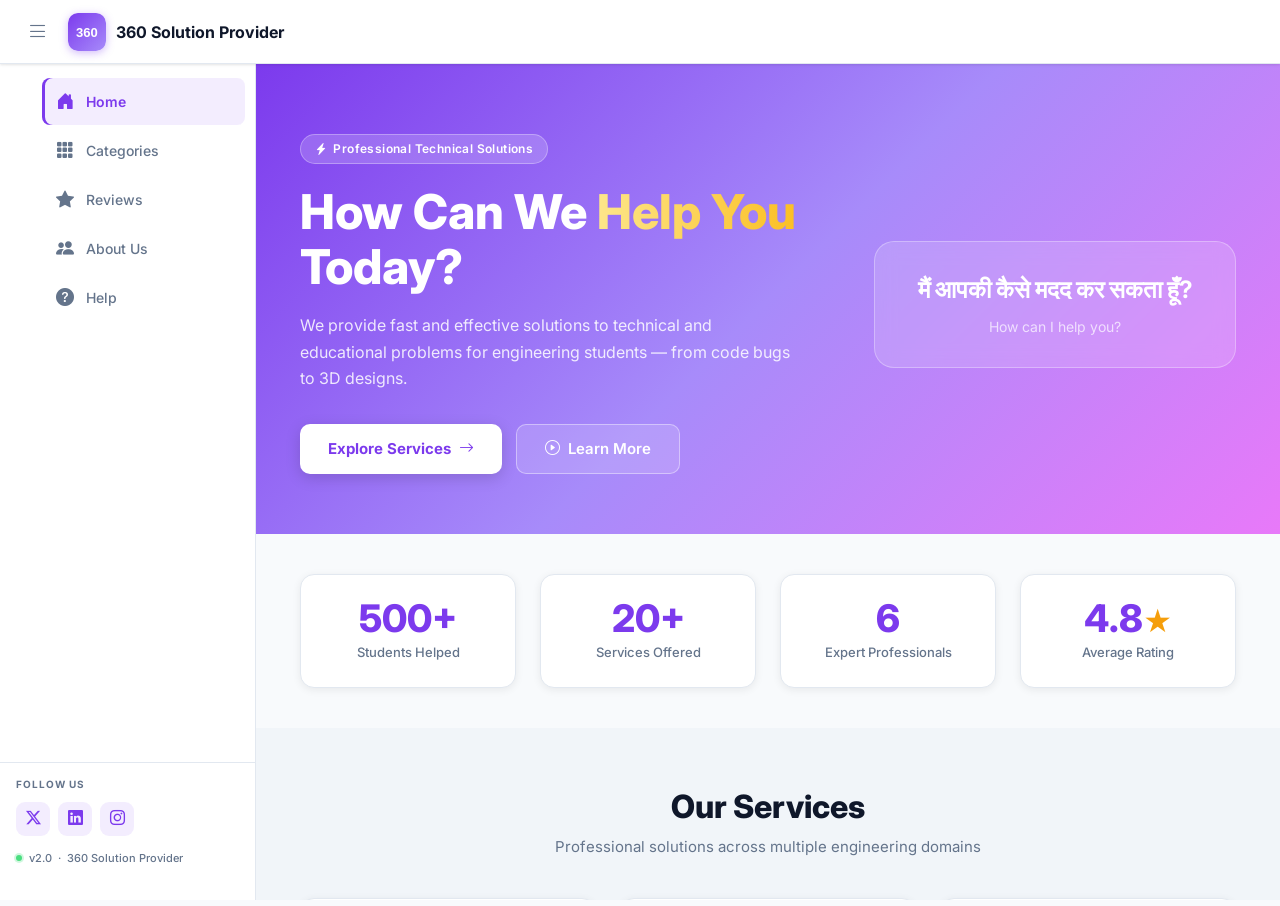
<file: index.html>
<!DOCTYPE html>
<html lang="en">
<head>
  <meta charset="UTF-8">
  <meta name="viewport" content="width=device-width, initial-scale=1.0">
  <meta name="description" content="360 Solution Provider — Technical & educational solutions for engineering students.">
  <title>360 Solution Provider</title>

  <!-- Favicon -->
  <link rel="icon" type="image/svg+xml" href="favicon.svg">

  <!-- Google Fonts -->
  <link rel="preconnect" href="https://fonts.googleapis.com">
  <link rel="preconnect" href="https://fonts.gstatic.com" crossorigin>
  <link href="https://fonts.googleapis.com/css2?family=Inter:wght@400;500;600;700;800&display=swap" rel="stylesheet">

  <!-- Bootstrap 5 -->
  <link href="https://cdn.jsdelivr.net/npm/bootstrap@5.3.3/dist/css/bootstrap.min.css" rel="stylesheet">

  <!-- Bootstrap Icons -->
  <link rel="stylesheet" href="https://cdn.jsdelivr.net/npm/bootstrap-icons@1.11.3/font/bootstrap-icons.min.css">

  <!-- App Shell CSS -->
  <link rel="stylesheet" href="assest/css/index.css">
</head>
<body>

  <!-- ════════════════ TOPBAR ════════════════ -->
  <nav class="topbar">
    <div class="topbar-left">
      <button class="menu-toggle" id="menuToggle" aria-label="Toggle sidebar">
        <i class="bi bi-list"></i>
      </button>
      <a href="#" class="brand" onclick="navigate('pages/home.html'); return false;">
        <img src="favicon.svg" alt="360 Logo" class="brand-logo">
        <span class="brand-name">360 Solution Provider</span>
      </a>
    </div>
  </nav>

  <!-- ════════════════ SIDEBAR OVERLAY ════════════════ -->
  <div class="sidebar-overlay" onclick="closeSidebar()"></div>

  <!-- ════════════════ SIDEBAR ════════════════ -->
  <aside class="sidebar" id="sidebar">
    <nav class="sidebar-nav">
      <ul>
        <li>
          <a href="#" class="nav-link active" data-page="pages/home.html"
             onclick="navigate(this.dataset.page); return false;">
            <i class="bi bi-house-door-fill"></i><span>Home</span>
          </a>
        </li>
        <li>
          <a href="#" class="nav-link" data-page="pages/category.html"
             onclick="navigate(this.dataset.page); return false;">
            <i class="bi bi-grid-3x3-gap-fill"></i><span>Categories</span>
          </a>
        </li>
        <li>
          <a href="#" class="nav-link" data-page="pages/review.html"
             onclick="navigate(this.dataset.page); return false;">
            <i class="bi bi-star-fill"></i><span>Reviews</span>
          </a>
        </li>
        <li>
          <a href="#" class="nav-link" data-page="pages/about-us.html"
             onclick="navigate(this.dataset.page); return false;">
            <i class="bi bi-people-fill"></i><span>About Us</span>
          </a>
        </li>
        <li>
          <a href="#" class="nav-link" data-page="pages/help.html"
             onclick="navigate(this.dataset.page); return false;">
            <i class="bi bi-question-circle-fill"></i><span>Help</span>
          </a>
        </li>
      </ul>
    </nav>

    <div class="sidebar-footer">
      <p class="sidebar-follow">Follow us</p>
      <div class="social-links">
        <a href="https://twitter.com/360Sol_Provider" target="_blank" aria-label="Twitter" class="sf-icon-btn">
          <i class="bi bi-twitter-x"></i></a>
        <a href="https://www.linkedin.com/in/solution-provider-210a05222/" target="_blank" aria-label="LinkedIn" class="sf-icon-btn">
          <i class="bi bi-linkedin"></i></a>
        <a href="https://www.instagram.com/360solutionprovider/" target="_blank" aria-label="Instagram" class="sf-icon-btn">
          <i class="bi bi-instagram"></i></a>
      </div>
      <p class="sidebar-version"><span class="version-dot"></span>v2.0 &nbsp;&middot;&nbsp; 360 Solution Provider</p>
    </div>
  </aside>

  <!-- ════════════════ MAIN IFRAME ════════════════ -->
  <main class="main-content">
    <iframe src="pages/home.html" id="frame1" name="frame1" title="Page content"
            onload="onFrameLoad(this)"></iframe>
  </main>

  <!-- Toast container -->
  <div id="toast-container"></div>

  <!-- Bootstrap JS bundle -->
  <script src="https://cdn.jsdelivr.net/npm/bootstrap@5.3.3/dist/js/bootstrap.bundle.min.js"></script>

  <!-- App logic -->
  <script src="assest/js/index.js"></script>
</body>
</html>
</file>
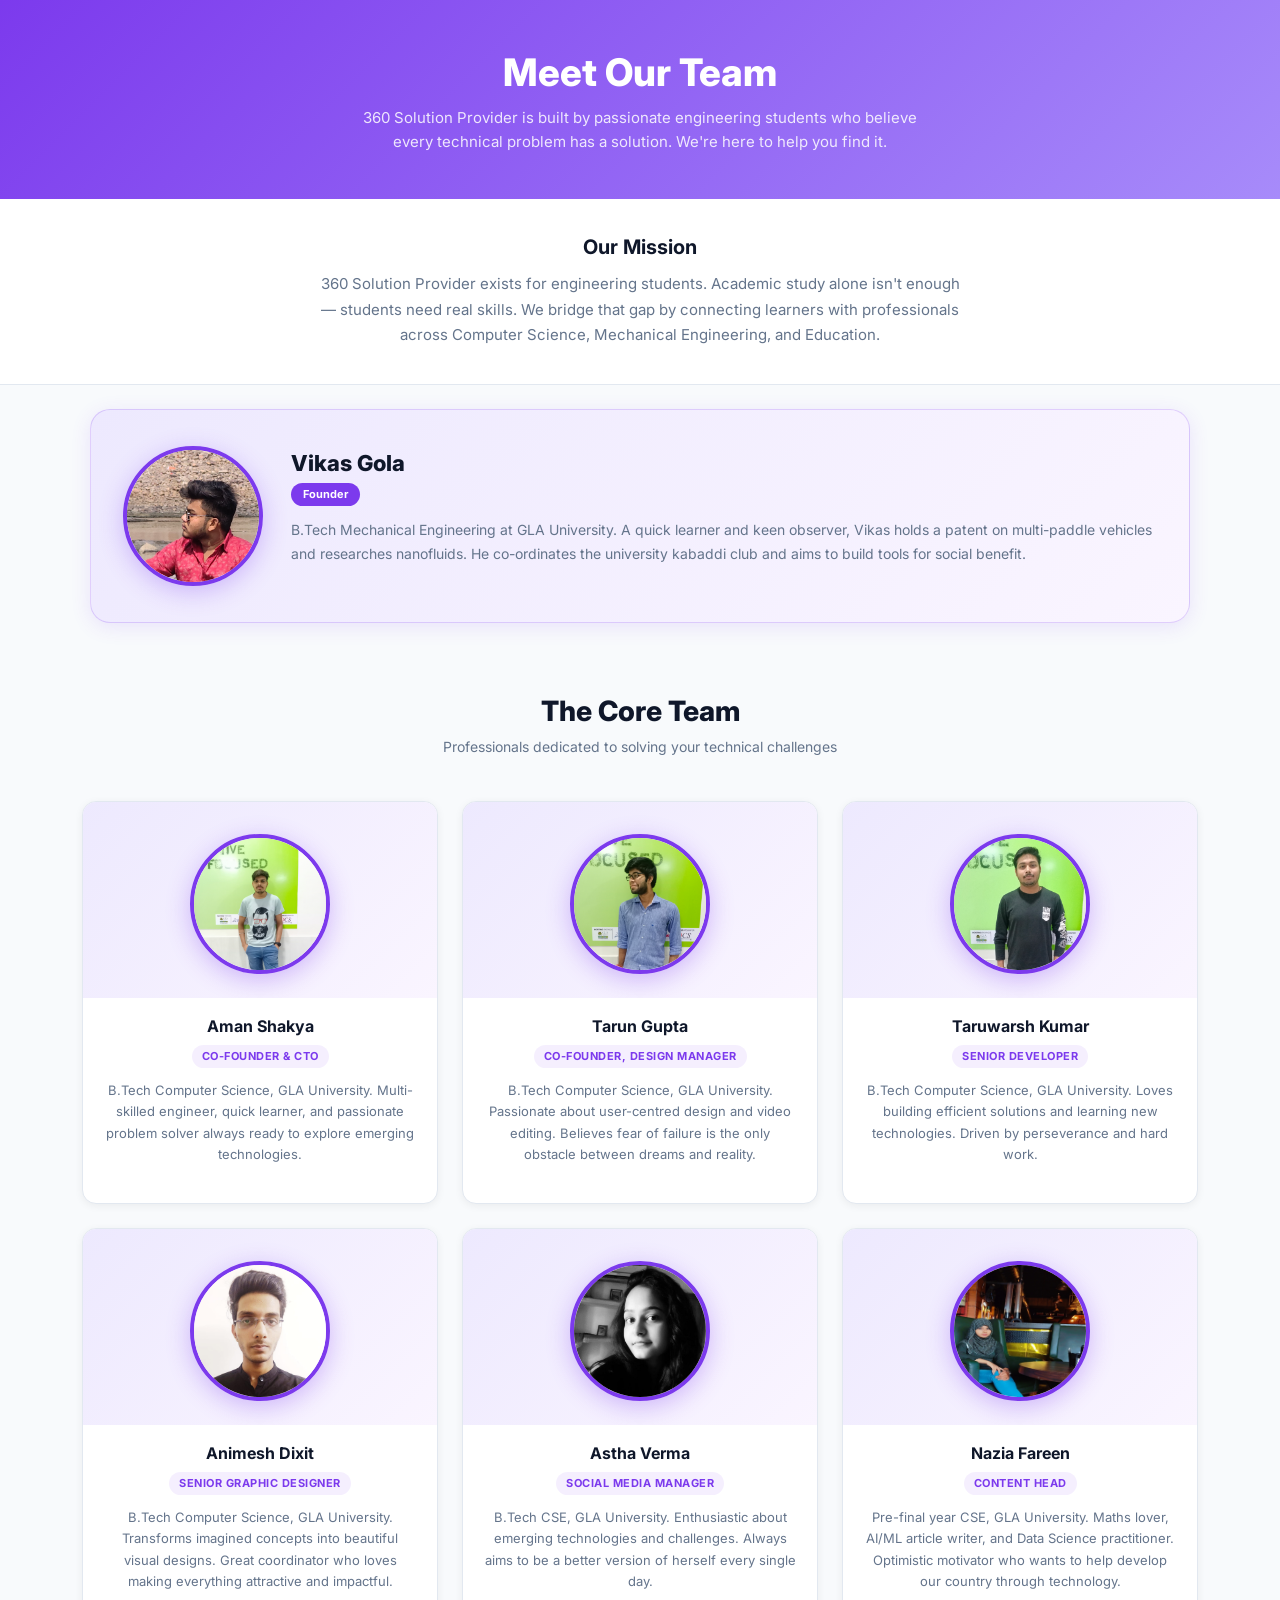
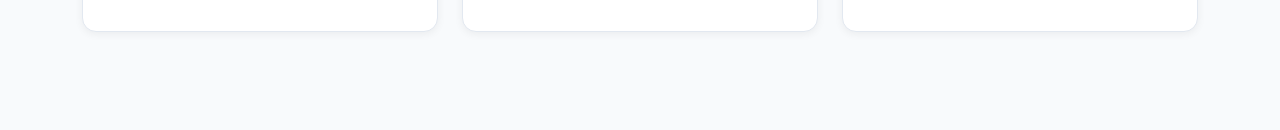
<file: pages/about-us.html>
<!DOCTYPE html>
<html lang="en">
<head>
  <meta charset="UTF-8">
  <meta name="viewport" content="width=device-width, initial-scale=1.0">
  <title>About Us — 360 Solution Provider</title>
  <link rel="preconnect" href="https://fonts.googleapis.com">
  <link href="https://fonts.googleapis.com/css2?family=Inter:wght@400;500;600;700;800&display=swap" rel="stylesheet">
  <link href="https://cdn.jsdelivr.net/npm/bootstrap@5.3.3/dist/css/bootstrap.min.css" rel="stylesheet">
  <link rel="stylesheet" href="https://cdn.jsdelivr.net/npm/bootstrap-icons@1.11.3/font/bootstrap-icons.min.css">
  <link rel="stylesheet" href="../assest/css/aboutus.css">
</head>
<body>

  <!-- Page header -->
  <div class="page-header">
    <h1>Meet Our Team</h1>
    <p>
      360 Solution Provider is built by passionate engineering students who believe every
      technical problem has a solution. We're here to help you find it.
    </p>
  </div>

  <!-- Mission -->
  <div class="mission-section">
    <h2>Our Mission</h2>
    <p>
      360 Solution Provider exists for engineering students. Academic study alone isn't enough
      — students need real skills. We bridge that gap by connecting learners with professionals
      across Computer Science, Mechanical Engineering, and Education.
    </p>
  </div>

  <!-- Founder spotlight -->
  <div class="container founder-section mt-4">
    <div class="founder-card">
      <img src="../assest/images/1.jpg" alt="Vikas Gola" class="founder-img">
      <div class="founder-info">
        <h2>Vikas Gola</h2>
        <span class="founder-badge">Founder</span>
        <p>
          B.Tech Mechanical Engineering at GLA University. A quick learner and keen observer,
          Vikas holds a patent on multi-paddle vehicles and researches nanofluids. He
          co-ordinates the university kabaddi club and aims to build tools for social benefit.
        </p>
      </div>
    </div>
  </div>

  <!-- Team grid -->
  <div class="container">
    <div class="section-header">
      <h2>The Core Team</h2>
      <p>Professionals dedicated to solving your technical challenges</p>
    </div>
    <div class="row g-4 pb-5">

      <div class="col-sm-6 col-lg-4">
        <div class="team-card">
          <div class="team-card-img-wrap"><img src="../assest/images/2.jpg" alt="Aman Shakya" class="team-card-img"></div>
          <div class="team-card-body">
            <div class="team-name">Aman Shakya</div>
            <span class="team-role">Co-Founder &amp; CTO</span>
            <p class="team-bio">
              B.Tech Computer Science, GLA University. Multi-skilled engineer, quick learner,
              and passionate problem solver always ready to explore emerging technologies.
            </p>
          </div>
        </div>
      </div>

      <div class="col-sm-6 col-lg-4">
        <div class="team-card">
          <div class="team-card-img-wrap"><img src="../assest/images/3.jpg" alt="Tarun Gupta" class="team-card-img"></div>
          <div class="team-card-body">
            <div class="team-name">Tarun Gupta</div>
            <span class="team-role">Co-Founder, Design Manager</span>
            <p class="team-bio">
              B.Tech Computer Science, GLA University. Passionate about user-centred design
              and video editing. Believes fear of failure is the only obstacle between
              dreams and reality.
            </p>
          </div>
        </div>
      </div>

      <div class="col-sm-6 col-lg-4">
        <div class="team-card">
          <div class="team-card-img-wrap"><img src="../assest/images/4.jpg" alt="Taruwarsh Kumar" class="team-card-img"></div>
          <div class="team-card-body">
            <div class="team-name">Taruwarsh Kumar</div>
            <span class="team-role">Senior Developer</span>
            <p class="team-bio">
              B.Tech Computer Science, GLA University. Loves building efficient solutions
              and learning new technologies. Driven by perseverance and hard work.
            </p>
          </div>
        </div>
      </div>

      <div class="col-sm-6 col-lg-4">
        <div class="team-card">
          <div class="team-card-img-wrap"><img src="../assest/images/5.jpeg" alt="Animesh Dixit" class="team-card-img"></div>
          <div class="team-card-body">
            <div class="team-name">Animesh Dixit</div>
            <span class="team-role">Senior Graphic Designer</span>
            <p class="team-bio">
              B.Tech Computer Science, GLA University. Transforms imagined concepts into
              beautiful visual designs. Great coordinator who loves making everything
              attractive and impactful.
            </p>
          </div>
        </div>
      </div>

      <div class="col-sm-6 col-lg-4">
        <div class="team-card">
          <div class="team-card-img-wrap"><img src="../assest/images/6.jpg" alt="Astha Verma" class="team-card-img"></div>
          <div class="team-card-body">
            <div class="team-name">Astha Verma</div>
            <span class="team-role">Social Media Manager</span>
            <p class="team-bio">
              B.Tech CSE, GLA University. Enthusiastic about emerging technologies and
              challenges. Always aims to be a better version of herself every single day.
            </p>
          </div>
        </div>
      </div>

      <div class="col-sm-6 col-lg-4">
        <div class="team-card">
          <div class="team-card-img-wrap"><img src="../assest/images/7.jpg" alt="Nazia Fareen" class="team-card-img"></div>
          <div class="team-card-body">
            <div class="team-name">Nazia Fareen</div>
            <span class="team-role">Content Head</span>
            <p class="team-bio">
              Pre-final year CSE, GLA University. Maths lover, AI/ML article writer, and
              Data Science practitioner. Optimistic motivator who wants to help develop
              our country through technology.
            </p>
          </div>
        </div>
      </div>

    </div>
  </div>

  <script src="https://cdn.jsdelivr.net/npm/bootstrap@5.3.3/dist/js/bootstrap.bundle.min.js"></script>
</body>
</html>
</file>
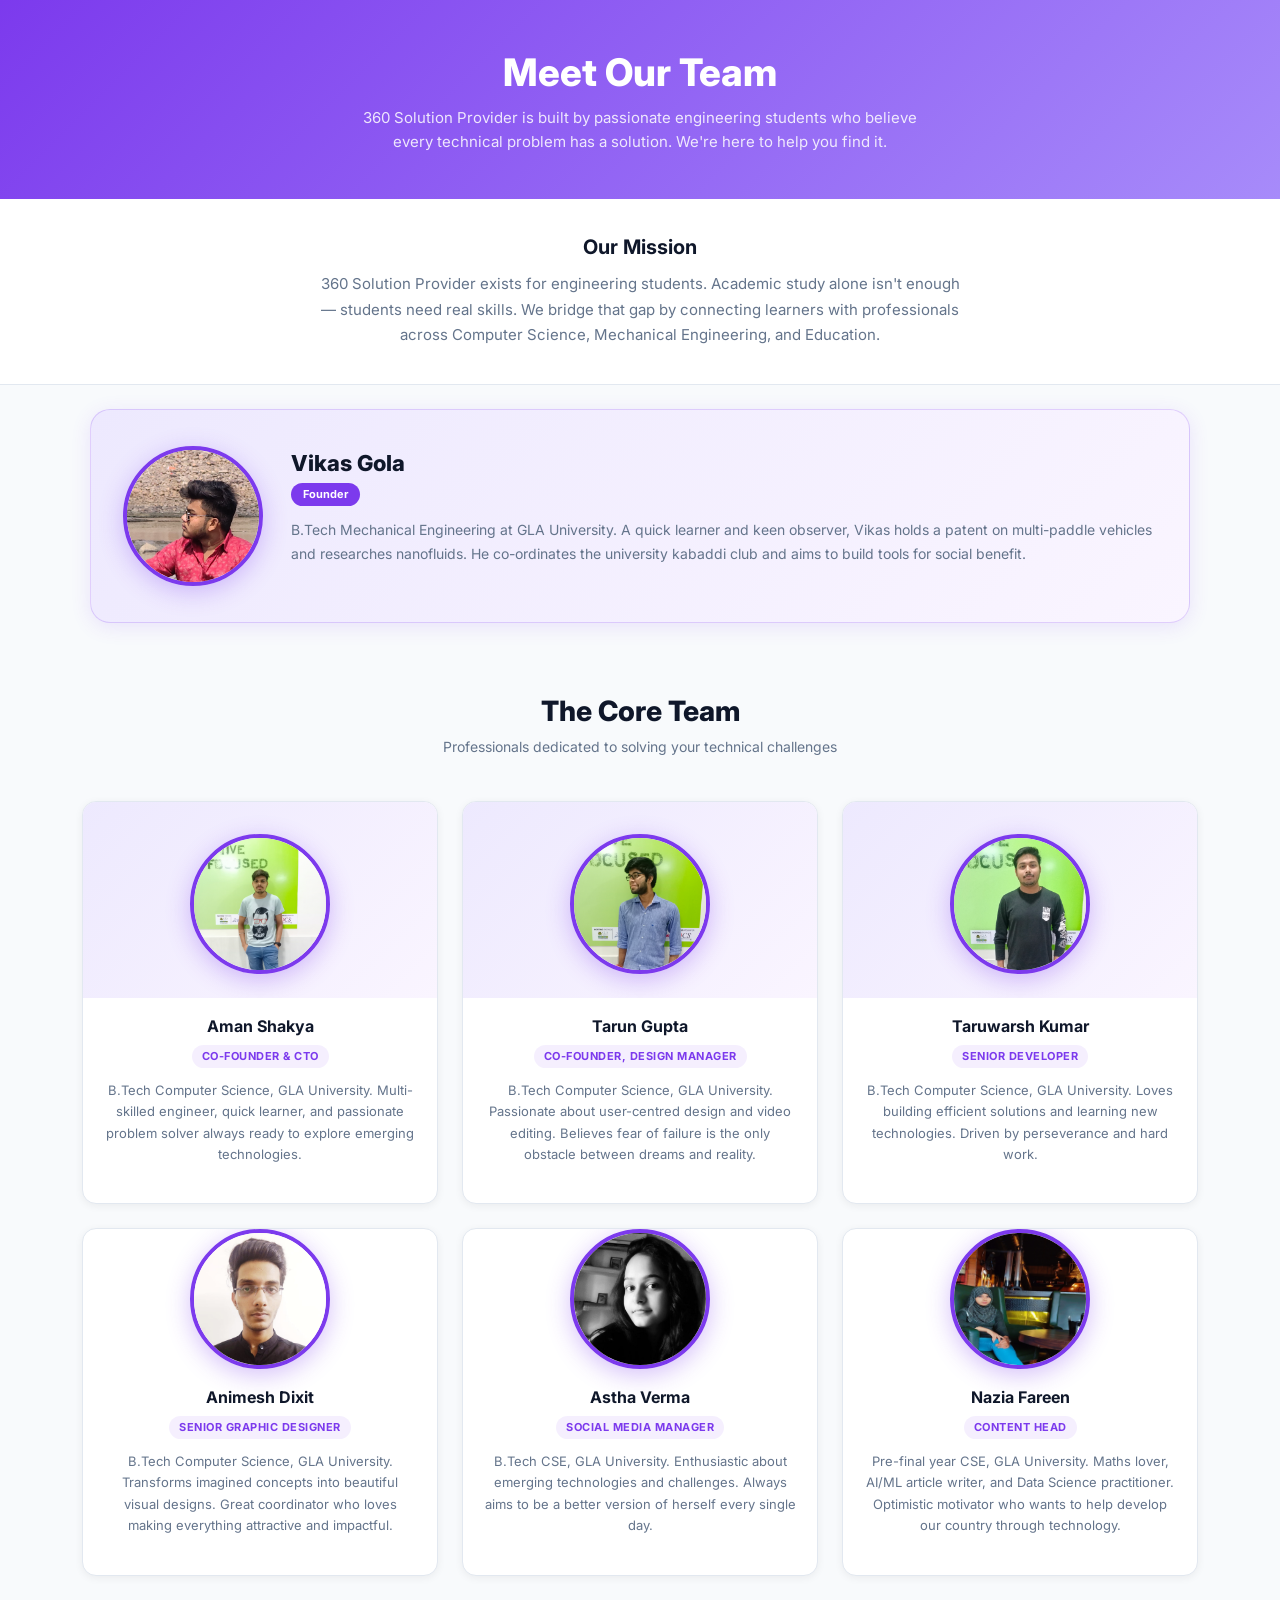
<file: pages/aboutus.html>
<!DOCTYPE html>
<html lang="en">
<head>
  <meta charset="UTF-8">
  <meta name="viewport" content="width=device-width, initial-scale=1.0">
  <title>About Us — 360 Solution Provider</title>
  <link rel="preconnect" href="https://fonts.googleapis.com">
  <link href="https://fonts.googleapis.com/css2?family=Inter:wght@400;500;600;700;800&display=swap" rel="stylesheet">
  <link href="https://cdn.jsdelivr.net/npm/bootstrap@5.3.3/dist/css/bootstrap.min.css" rel="stylesheet">
  <link rel="stylesheet" href="https://cdn.jsdelivr.net/npm/bootstrap-icons@1.11.3/font/bootstrap-icons.min.css">
  <link rel="stylesheet" href="../../assest/css/aboutus.css">
</head>
<body>

  <!-- Page header -->
  <div class="page-header">
    <h1>Meet Our Team</h1>
    <p>
      360 Solution Provider is built by passionate engineering students who believe every
      technical problem has a solution. We're here to help you find it.
    </p>
  </div>

  <!-- Mission -->
  <div class="mission-section">
    <h2>Our Mission</h2>
    <p>
      360 Solution Provider exists for engineering students. Academic study alone isn't enough
      — students need real skills. We bridge that gap by connecting learners with professionals
      across Computer Science, Mechanical Engineering, and Education.
    </p>
  </div>

  <!-- Founder spotlight -->
  <div class="container founder-section mt-4">
    <div class="founder-card">
      <img src="../assest/images/1.jpg" alt="Vikas Gola" class="founder-img">
      <div class="founder-info">
        <h2>Vikas Gola</h2>
        <span class="founder-badge">Founder</span>
        <p>
          B.Tech Mechanical Engineering at GLA University. A quick learner and keen observer,
          Vikas holds a patent on multi-paddle vehicles and researches nanofluids. He
          co-ordinates the university kabaddi club and aims to build tools for social benefit.
        </p>
      </div>
    </div>
  </div>

  <!-- Team grid -->
  <div class="container">
    <div class="section-header">
      <h2>The Core Team</h2>
      <p>Professionals dedicated to solving your technical challenges</p>
    </div>
    <div class="row g-4 pb-5">

      <div class="col-sm-6 col-lg-4">
        <div class="team-card">
          <div class="team-card-img-wrap"><img src="../assest/images/2.jpg" alt="Aman Shakya" class="team-card-img"></div>
          <div class="team-card-body">
            <div class="team-name">Aman Shakya</div>
            <span class="team-role">Co-Founder &amp; CTO</span>
            <p class="team-bio">
              B.Tech Computer Science, GLA University. Multi-skilled engineer, quick learner,
              and passionate problem solver always ready to explore emerging technologies.
            </p>
          </div>
        </div>
      </div>

      <div class="col-sm-6 col-lg-4">
        <div class="team-card">
          <div class="team-card-img-wrap"><img src="../assest/images/3.jpg" alt="Tarun Gupta" class="team-card-img"></div>
          <div class="team-card-body">
            <div class="team-name">Tarun Gupta</div>
            <span class="team-role">Co-Founder, Design Manager</span>
            <p class="team-bio">
              B.Tech Computer Science, GLA University. Passionate about user-centred design
              and video editing. Believes fear of failure is the only obstacle between
              dreams and reality.
            </p>
          </div>
        </div>
      </div>

      <div class="col-sm-6 col-lg-4">
        <div class="team-card">
          <div class="team-card-img-wrap"><img src="../assest/images/4.jpg" alt="Taruwarsh Kumar" class="team-card-img"></div>
          <div class="team-card-body">
            <div class="team-name">Taruwarsh Kumar</div>
            <span class="team-role">Senior Developer</span>
            <p class="team-bio">
              B.Tech Computer Science, GLA University. Loves building efficient solutions
              and learning new technologies. Driven by perseverance and hard work.
            </p>
          </div>
        </div>
      </div>

      <div class="col-sm-6 col-lg-4">
        <div class="team-card">
          <img src="../assest/images/5.jpeg" alt="Animesh Dixit" class="team-card-img">
          <div class="team-card-body">
            <div class="team-name">Animesh Dixit</div>
            <span class="team-role">Senior Graphic Designer</span>
            <p class="team-bio">
              B.Tech Computer Science, GLA University. Transforms imagined concepts into
              beautiful visual designs. Great coordinator who loves making everything
              attractive and impactful.
            </p>
          </div>
        </div>
      </div>

      <div class="col-sm-6 col-lg-4">
        <div class="team-card">
          <img src="../assest/images/6.jpg" alt="Astha Verma" class="team-card-img">
          <div class="team-card-body">
            <div class="team-name">Astha Verma</div>
            <span class="team-role">Social Media Manager</span>
            <p class="team-bio">
              B.Tech CSE, GLA University. Enthusiastic about emerging technologies and
              challenges. Always aims to be a better version of herself every single day.
            </p>
          </div>
        </div>
      </div>

      <div class="col-sm-6 col-lg-4">
        <div class="team-card">
          <img src="../assest/images/7.jpg" alt="Nazia Fareen" class="team-card-img">
          <div class="team-card-body">
            <div class="team-name">Nazia Fareen</div>
            <span class="team-role">Content Head</span>
            <p class="team-bio">
              Pre-final year CSE, GLA University. Maths lover, AI/ML article writer, and
              Data Science practitioner. Optimistic motivator who wants to help develop
              our country through technology.
            </p>
          </div>
        </div>
      </div>

    </div>
  </div>

  <script src="https://cdn.jsdelivr.net/npm/bootstrap@5.3.3/dist/js/bootstrap.bundle.min.js"></script>
</body>
</html>
</file>
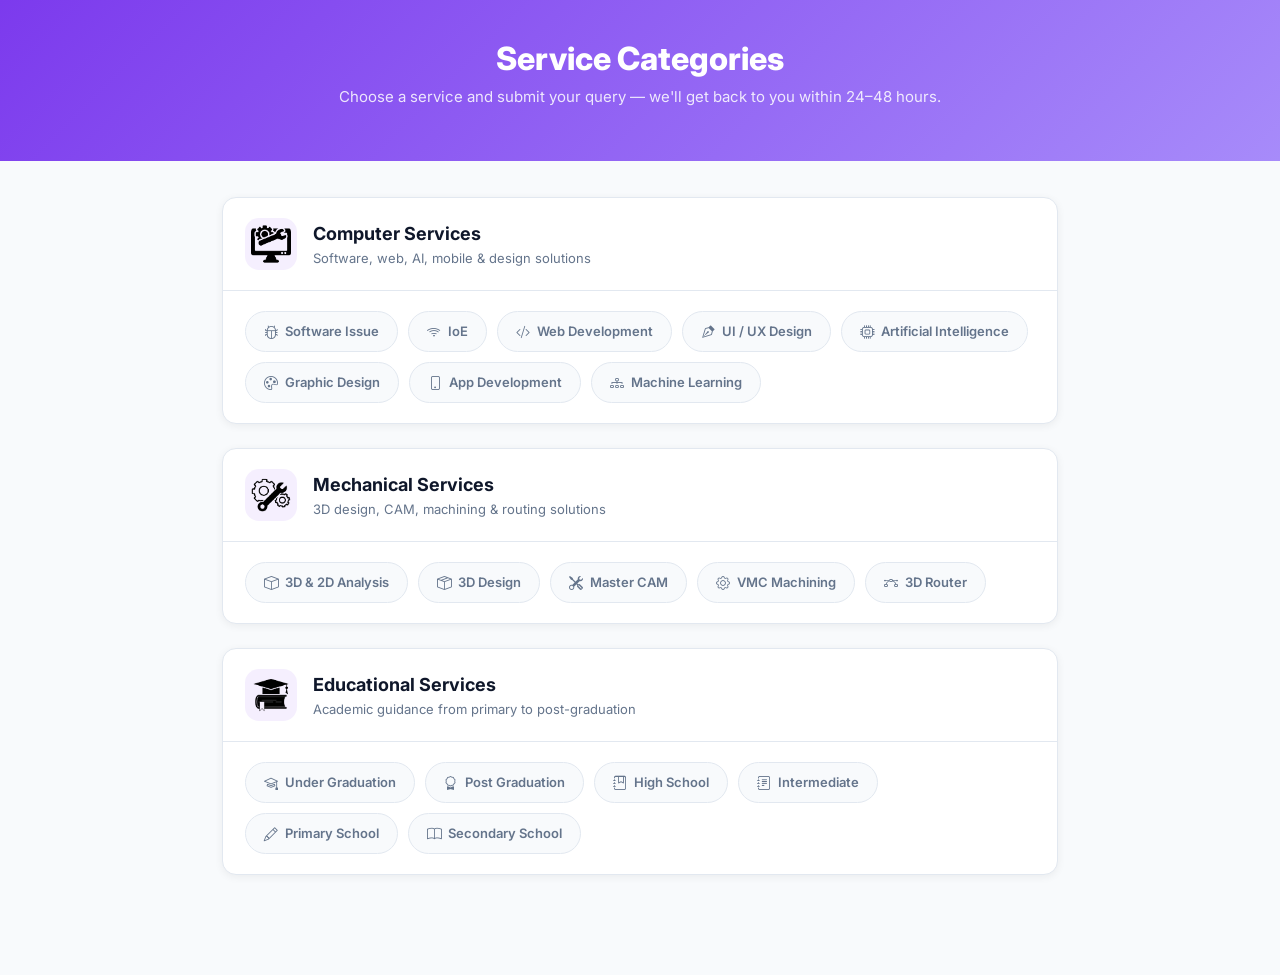
<file: pages/category.html>
<!DOCTYPE html>
<html lang="en">
<head>
  <meta charset="UTF-8">
  <meta name="viewport" content="width=device-width, initial-scale=1.0">
  <title>Categories — 360 Solution Provider</title>
  <link rel="preconnect" href="https://fonts.googleapis.com">
  <link href="https://fonts.googleapis.com/css2?family=Inter:wght@400;500;600;700;800&display=swap" rel="stylesheet">
  <link href="https://cdn.jsdelivr.net/npm/bootstrap@5.3.3/dist/css/bootstrap.min.css" rel="stylesheet">
  <link rel="stylesheet" href="https://cdn.jsdelivr.net/npm/bootstrap-icons@1.11.3/font/bootstrap-icons.min.css">
  <link rel="stylesheet" href="../assest/css/category.css">
</head>
<body>

  <!-- Page header -->
  <div class="page-header">
    <h1>Service Categories</h1>
    <p>Choose a service and submit your query — we'll get back to you within 24–48 hours.</p>
  </div>

  <!-- Categories -->
  <div class="cat-section">
    <div class="container-fluid" style="max-width:860px">

      <!-- Computer Services -->
      <div class="cat-card">
        <div class="cat-card-header">
          <img src="../assest/images/cat1.png" alt="Computer" class="cat-icon">
          <div>
            <div class="cat-title">Computer Services</div>
            <div class="cat-desc">Software, web, AI, mobile &amp; design solutions</div>
          </div>
        </div>
        <div class="cat-body">
          <div class="services-grid">
            <a class="service-pill" onclick="openQuery('Software Issue')"><i class="bi bi-bug"></i>Software Issue</a>
            <a class="service-pill" onclick="openQuery('Internet of Everything')"><i class="bi bi-wifi"></i>IoE</a>
            <a class="service-pill" onclick="openQuery('Web Development')"><i class="bi bi-code-slash"></i>Web Development</a>
            <a class="service-pill" onclick="openQuery('UI / UX Design')"><i class="bi bi-vector-pen"></i>UI / UX Design</a>
            <a class="service-pill" onclick="openQuery('Artificial Intelligence')"><i class="bi bi-cpu"></i>Artificial Intelligence</a>
            <a class="service-pill" onclick="openQuery('Graphic Design')"><i class="bi bi-palette"></i>Graphic Design</a>
            <a class="service-pill" onclick="openQuery('App Development')"><i class="bi bi-phone"></i>App Development</a>
            <a class="service-pill" onclick="openQuery('Machine Learning')"><i class="bi bi-diagram-3"></i>Machine Learning</a>
          </div>
        </div>
      </div>

      <!-- Mechanical Services -->
      <div class="cat-card">
        <div class="cat-card-header">
          <img src="../assest/images/cat2.png" alt="Mechanical" class="cat-icon">
          <div>
            <div class="cat-title">Mechanical Services</div>
            <div class="cat-desc">3D design, CAM, machining &amp; routing solutions</div>
          </div>
        </div>
        <div class="cat-body">
          <div class="services-grid">
            <a class="service-pill" onclick="openQuery('3D & 2D Design Analysis')"><i class="bi bi-box"></i>3D &amp; 2D Analysis</a>
            <a class="service-pill" onclick="openQuery('3D Design')"><i class="bi bi-box-seam"></i>3D Design</a>
            <a class="service-pill" onclick="openQuery('Master CAM')"><i class="bi bi-tools"></i>Master CAM</a>
            <a class="service-pill" onclick="openQuery('VMC Machining')"><i class="bi bi-gear"></i>VMC Machining</a>
            <a class="service-pill" onclick="openQuery('3D Router')"><i class="bi bi-bezier"></i>3D Router</a>
          </div>
        </div>
      </div>

      <!-- Educational Services -->
      <div class="cat-card">
        <div class="cat-card-header">
          <img src="../assest/images/cat3.png" alt="Education" class="cat-icon">
          <div>
            <div class="cat-title">Educational Services</div>
            <div class="cat-desc">Academic guidance from primary to post-graduation</div>
          </div>
        </div>
        <div class="cat-body">
          <div class="services-grid">
            <a class="service-pill" onclick="openQuery('Under Graduation')"><i class="bi bi-mortarboard"></i>Under Graduation</a>
            <a class="service-pill" onclick="openQuery('Post Graduation')"><i class="bi bi-award"></i>Post Graduation</a>
            <a class="service-pill" onclick="openQuery('High School')"><i class="bi bi-journal-bookmark"></i>High School</a>
            <a class="service-pill" onclick="openQuery('Intermediate School')"><i class="bi bi-journal-text"></i>Intermediate</a>
            <a class="service-pill" onclick="openQuery('Primary School')"><i class="bi bi-pencil"></i>Primary School</a>
            <a class="service-pill" onclick="openQuery('Secondary School')"><i class="bi bi-book"></i>Secondary School</a>
          </div>
        </div>
      </div>

    </div>
  </div>

  <!-- Query Modal -->
  <div class="modal fade query-modal" id="queryModal" tabindex="-1" aria-hidden="true">
    <div class="modal-dialog modal-dialog-centered">
      <div class="modal-content">
        <div class="modal-header">
          <div>
            <div class="modal-title">Submit a Query</div>
            <div class="modal-subtitle" id="modalServiceLabel">Service</div>
          </div>
          <button type="button" class="btn-close" data-bs-dismiss="modal" aria-label="Close"></button>
        </div>
        <div class="modal-body">
          <div class="mb-4">
            <label class="form-label" for="qEmail">Email Address</label>
            <input type="email" class="form-control" id="qEmail" placeholder="your@email.com">
            <div class="invalid-feedback" id="qEmailErr">Please enter a valid email.</div>
          </div>
          <div class="mb-2">
            <label class="form-label" for="qText">Describe your Query</label>
            <textarea class="form-control" id="qText" rows="4"
                      placeholder="Explain what you need help with in detail..."></textarea>
            <div class="invalid-feedback" id="qTextErr">Please describe your query.</div>
          </div>
        </div>
        <div class="modal-footer">
          <button type="button" class="btn-modal-cancel"
                  data-bs-dismiss="modal">Cancel</button>
          <button type="button" class="btn-modal-submit" onclick="submitQuery()">
            <i class="bi bi-send-fill"></i> Submit Query
          </button>
        </div>
      </div>
    </div>
  </div>

  <div id="toast-container"></div>

  <script src="https://cdn.jsdelivr.net/npm/bootstrap@5.3.3/dist/js/bootstrap.bundle.min.js"></script>
  <script>
    // ── Same Google Apps Script URL ──────────────────────────────
    const SHEET_URL = 'https://script.google.com/macros/s/AKfycby4VXJoZPLL8o6bn9Nz5v1U_bQyj3KX0xZTjSME77oHRmdTMdGo8GIbAmSQ0Iz7irBXzQ/exec';
    // ────────────────────────────────────────────────────────────

    let qModal;
    document.addEventListener('DOMContentLoaded', () => {
      qModal = new bootstrap.Modal('#queryModal');
    });

    function openQuery(service) {
      document.getElementById('modalServiceLabel').textContent = service;
      document.getElementById('qEmail').value = '';
      document.getElementById('qText').value  = '';
      document.getElementById('qEmail').classList.remove('is-invalid');
      document.getElementById('qText').classList.remove('is-invalid');
      qModal.show();
    }

    async function submitQuery() {
      const emailEl   = document.getElementById('qEmail');
      const textEl    = document.getElementById('qText');
      const submitBtn = document.querySelector('.btn-modal-submit');
      const email     = emailEl.value.trim();
      const text      = textEl.value.trim();
      const service   = document.getElementById('modalServiceLabel').textContent;

      emailEl.classList.remove('is-invalid');
      textEl.classList.remove('is-invalid');

      let valid = true;
      if (!email || !/^[^\s@]+@[^\s@]+\.[^\s@]+$/.test(email)) {
        emailEl.classList.add('is-invalid'); valid = false;
      }
      if (!text) {
        textEl.classList.add('is-invalid'); valid = false;
      }
      if (!valid) return;

      // Show loading state
      submitBtn.disabled = true;
      submitBtn.innerHTML = '<span class="query-spinner"></span> Submitting…';

      try {
        await fetch(SHEET_URL, {
          method: 'POST',
          mode: 'no-cors',
          headers: { 'Content-Type': 'application/json' },
          body: JSON.stringify({
            type: 'query',
            service,
            email,
            message: text,
            date: new Date().toLocaleString('en-IN')
          })
        });
      } catch (err) {
        console.warn('Query submit error:', err);
      }

      submitBtn.disabled = false;
      submitBtn.innerHTML = '<i class="bi bi-send-fill"></i> Submit Query';
      qModal.hide();
      showToast('Query submitted! We will contact you within 24–48 hours.', 'success');
    }

    function showToast(msg, type) {
      const container = document.getElementById('toast-container');
      const t = document.createElement('div');
      t.className = `app-toast ${type}`;
      t.innerHTML = `<i class="bi bi-check-circle-fill toast-icon"></i><span>${msg}</span>`;
      container.appendChild(t);
      requestAnimationFrame(() => requestAnimationFrame(() => t.classList.add('show')));
      setTimeout(() => { t.classList.remove('show'); setTimeout(() => t.remove(), 420); }, 3500);
    }
  </script>
</body>
</html>
</file>
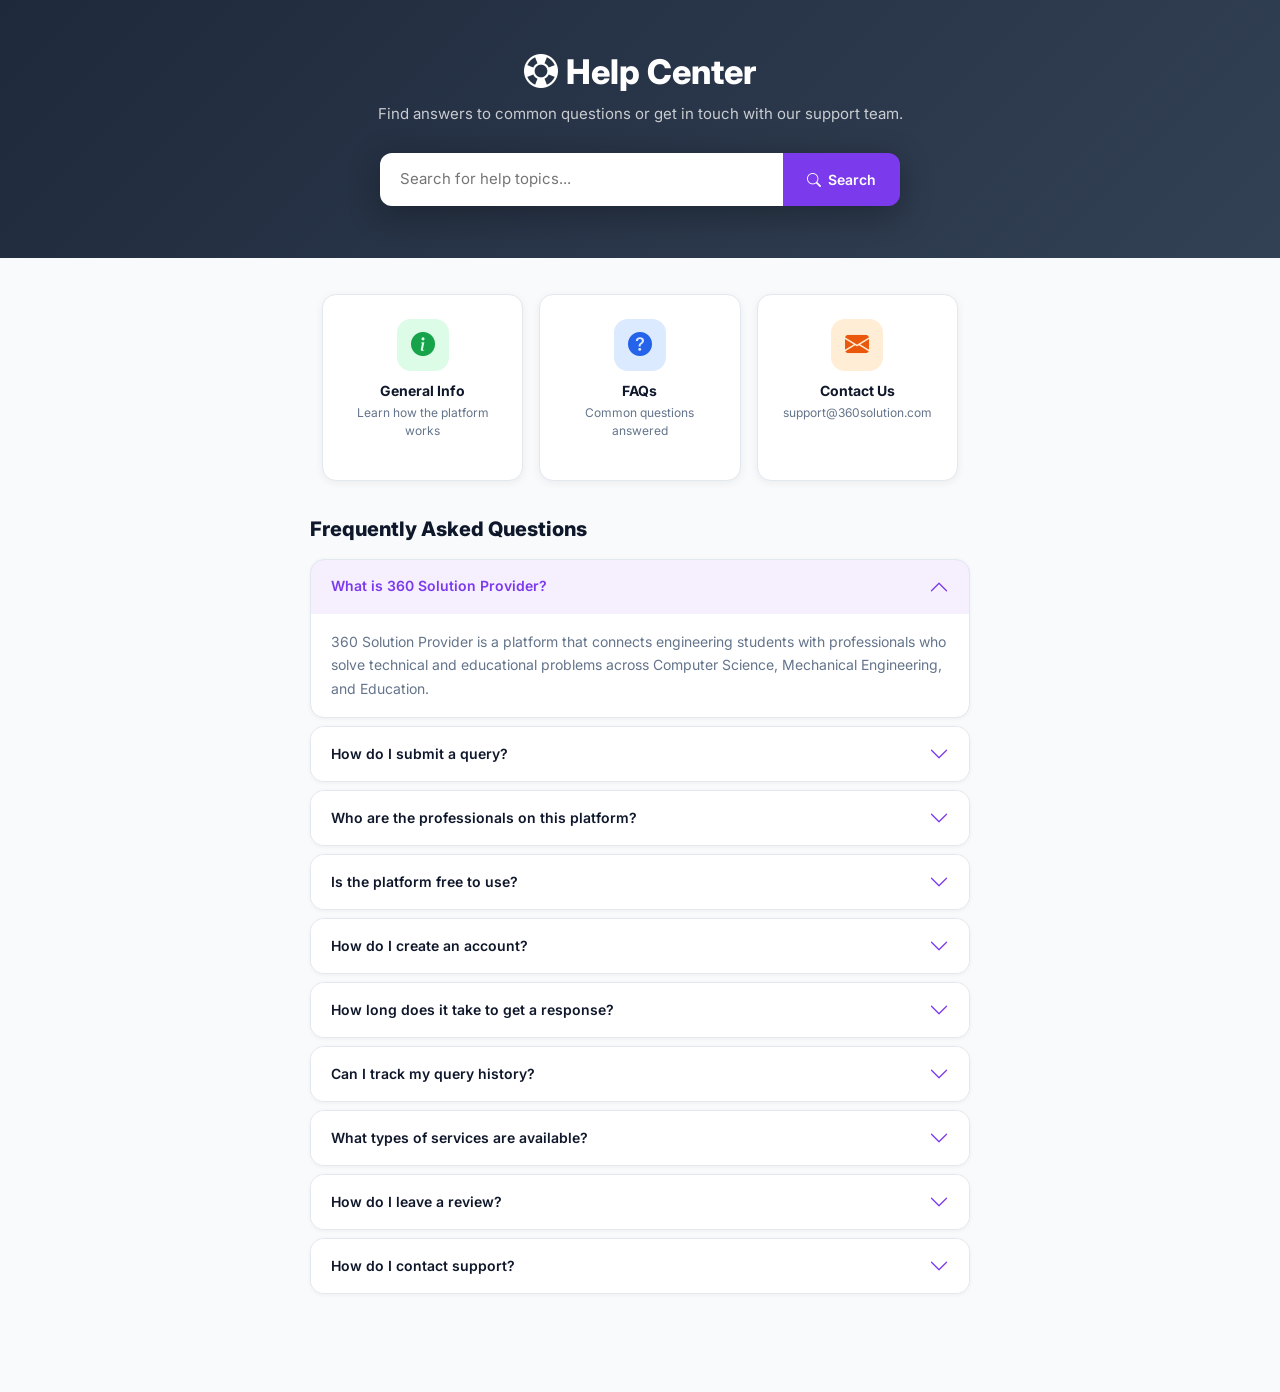
<file: pages/help.html>
<!DOCTYPE html>
<html lang="en">
<head>
  <meta charset="UTF-8">
  <meta name="viewport" content="width=device-width, initial-scale=1.0">
  <title>Help Center — 360 Solution Provider</title>
  <link rel="preconnect" href="https://fonts.googleapis.com">
  <link href="https://fonts.googleapis.com/css2?family=Inter:wght@400;500;600;700;800&display=swap" rel="stylesheet">
  <link href="https://cdn.jsdelivr.net/npm/bootstrap@5.3.3/dist/css/bootstrap.min.css" rel="stylesheet">
  <link rel="stylesheet" href="https://cdn.jsdelivr.net/npm/bootstrap-icons@1.11.3/font/bootstrap-icons.min.css">
  <link rel="stylesheet" href="../assest/css/help.css">
</head>
<body>

  <!-- Banner -->
  <div class="help-banner">
    <h1><i class="bi bi-life-preserver me-2"></i>Help Center</h1>
    <p>Find answers to common questions or get in touch with our support team.</p>
    <div class="search-wrap">
      <input type="text" id="searchInput" placeholder="Search for help topics..."
             oninput="filterFAQ()" onkeydown="if(event.key==='Enter') filterFAQ()">
      <button onclick="filterFAQ()">
        <i class="bi bi-search"></i> Search
      </button>
    </div>
  </div>

  <!-- Support cards -->
  <div class="support-section">
    <div class="container">
      <div class="row g-3">
        <div class="col-sm-4 d-flex">
          <div class="support-card w-100">
            <div class="support-icon icon-info"><i class="bi bi-info-circle-fill"></i></div>
            <h3>General Info</h3>
            <p>Learn how the platform works</p>
          </div>
        </div>
        <div class="col-sm-4 d-flex">
          <div class="support-card w-100">
            <div class="support-icon icon-faq"><i class="bi bi-question-circle-fill"></i></div>
            <h3>FAQs</h3>
            <p>Common questions answered</p>
          </div>
        </div>
        <div class="col-sm-4 d-flex">
          <div class="support-card w-100">
            <div class="support-icon icon-contact"><i class="bi bi-envelope-fill"></i></div>
            <h3>Contact Us</h3>
            <p>support@360solution.com</p>
          </div>
        </div>
      </div>
    </div>
  </div>

  <!-- FAQ Section -->
  <div class="faq-section">
    <h2 class="faq-title">Frequently Asked Questions</h2>
    <div id="no-results">
      <i class="bi bi-search"></i>
      <p>No results found. Try a different search term.</p>
    </div>
    <div class="accordion" id="faqAccordion"></div>
  </div>

  <script src="https://cdn.jsdelivr.net/npm/bootstrap@5.3.3/dist/js/bootstrap.bundle.min.js"></script>
  <script>
    const faqs = [
      { q: 'What is 360 Solution Provider?',
        a: '360 Solution Provider is a platform that connects engineering students with professionals who solve technical and educational problems across Computer Science, Mechanical Engineering, and Education.' },
      { q: 'How do I submit a query?',
        a: 'Go to the Categories page, choose the service that matches your problem, and click on it. A query form will appear — enter your email and describe your issue, then submit. Our team will contact you within 24–48 hours.' },
      { q: 'Who are the professionals on this platform?',
        a: 'Our team includes software developers, graphic designers, mechanical engineers, and academic professionals. Visit the About Us page to meet the team.' },
      { q: 'Is the platform free to use?',
        a: 'Yes, submitting a query and using all basic features is completely free. Our team evaluates each request and responds with available solutions.' },
      { q: 'How do I create an account?',
        a: 'Click the Login button in the top-right corner, then click "Sign up free". Fill in your email, username, and password to get started.' },
      { q: 'How long does it take to get a response?',
        a: 'Our team typically responds within 24–48 hours. Response time may vary depending on the complexity of the query and team availability.' },
      { q: 'Can I track my query history?',
        a: 'Yes! Once logged in, visit your Profile page to view your query history and account details.' },
      { q: 'What types of services are available?',
        a: 'Computer Services (Software, Web Dev, AI, App Dev, UI/UX, ML), Mechanical Services (3D Design, CAM, VMC), and Educational Services (Primary through Post-Graduation).' },
      { q: 'How do I leave a review?',
        a: 'Navigate to the Reviews page from the sidebar. Select a star rating (1–5 stars), write your comment, and click Submit. Your review will be saved and visible to others immediately.' },
      { q: 'How do I contact support?',
        a: 'Email us at support@360solution.com or follow us on Twitter, LinkedIn, and Instagram for quick responses.' },
    ];

    function renderFAQs(list) {
      const accordion = document.getElementById('faqAccordion');
      const noResults = document.getElementById('no-results');

      if (!list.length) {
        accordion.innerHTML = '';
        noResults.style.display = 'block';
        return;
      }
      noResults.style.display = 'none';

      accordion.innerHTML = list.map((f, i) => `
        <div class="accordion-item">
          <h2 class="accordion-header">
            <button class="accordion-button ${i > 0 ? 'collapsed' : ''}"
                    type="button" data-bs-toggle="collapse"
                    data-bs-target="#faq${i}" aria-expanded="${i === 0}">
              ${esc(f.q)}
            </button>
          </h2>
          <div id="faq${i}" class="accordion-collapse collapse ${i === 0 ? 'show' : ''}"
               data-bs-parent="#faqAccordion">
            <div class="accordion-body">${esc(f.a)}</div>
          </div>
        </div>`).join('');
    }

    function filterFAQ() {
      const q = document.getElementById('searchInput').value.trim().toLowerCase();
      if (!q) { renderFAQs(faqs); return; }
      renderFAQs(faqs.filter(f =>
        f.q.toLowerCase().includes(q) || f.a.toLowerCase().includes(q)
      ));
    }

    function esc(s) {
      return String(s).replace(/&/g,'&amp;').replace(/</g,'&lt;').replace(/>/g,'&gt;');
    }

    renderFAQs(faqs);
  </script>
</body>
</html>
</file>
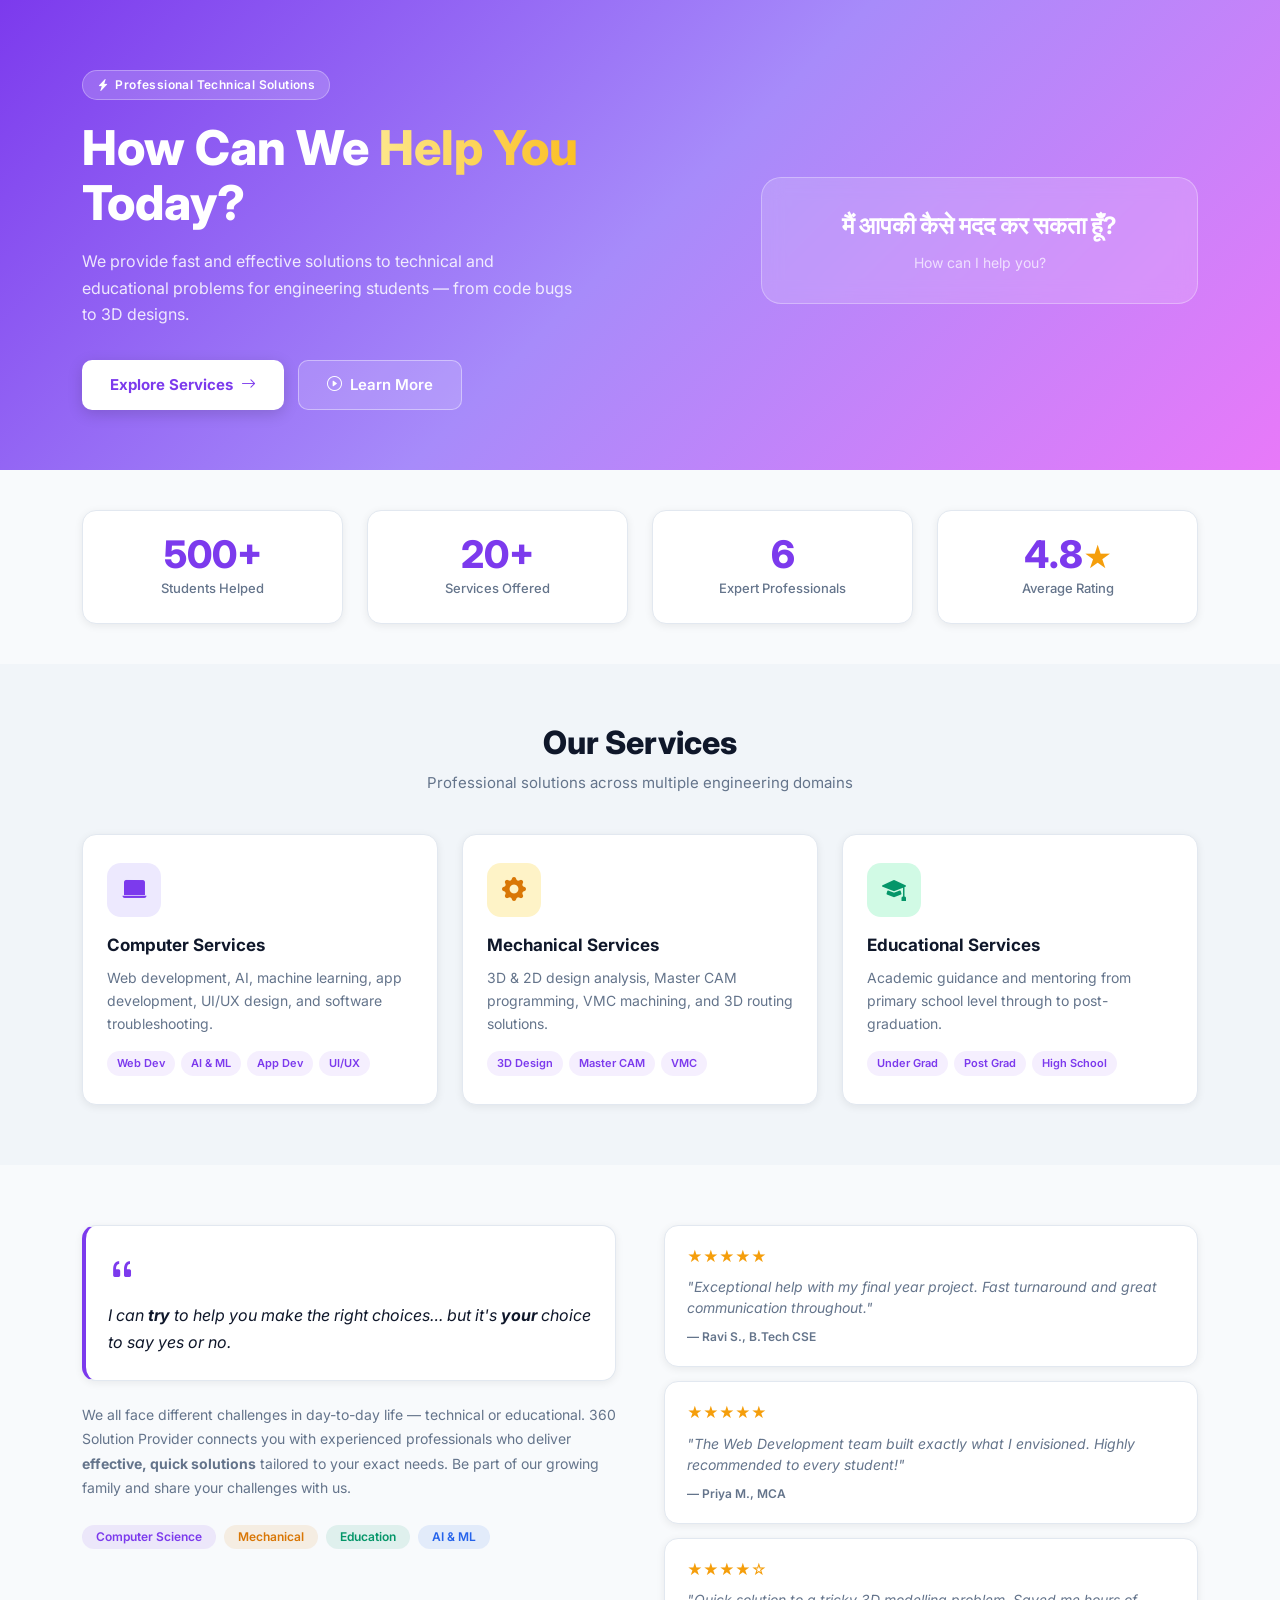
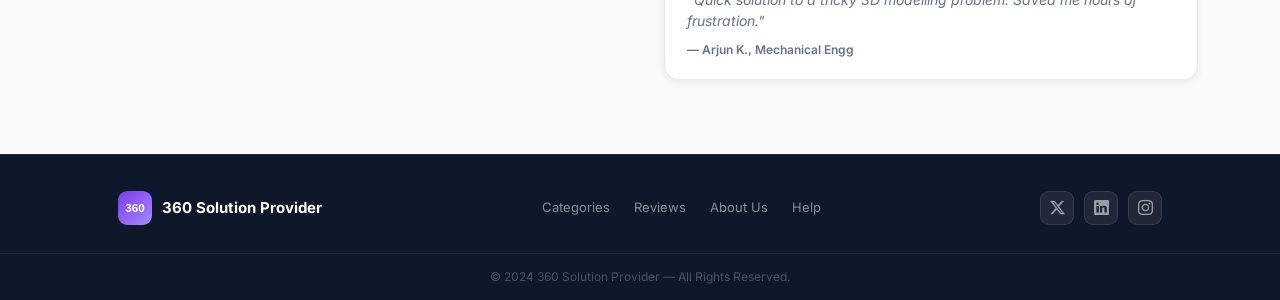
<file: pages/home.html>
<!DOCTYPE html>
<html lang="en">
<head>
  <meta charset="UTF-8">
  <meta name="viewport" content="width=device-width, initial-scale=1.0">
  <title>Home — 360 Solution Provider</title>
  <link rel="preconnect" href="https://fonts.googleapis.com">
  <link href="https://fonts.googleapis.com/css2?family=Inter:wght@400;500;600;700;800&display=swap" rel="stylesheet">
  <link href="https://cdn.jsdelivr.net/npm/bootstrap@5.3.3/dist/css/bootstrap.min.css" rel="stylesheet">
  <link rel="stylesheet" href="https://cdn.jsdelivr.net/npm/bootstrap-icons@1.11.3/font/bootstrap-icons.min.css">
  <link rel="stylesheet" href="../assest/css/home.css">
</head>
<body>

  <!-- ── Hero ─────────────────────────────────────────────── -->
  <section class="hero-section">
    <div class="container">
      <div class="row align-items-center g-5">
        <div class="col-lg-7">
          <div class="badge-pill">
            <i class="bi bi-lightning-charge-fill"></i> Professional Technical Solutions
          </div>
          <h1 class="hero-title">
            How Can We <span class="gradient-text">Help You</span> Today?
          </h1>
          <p class="hero-subtitle">
            We provide fast and effective solutions to technical and educational problems
            for engineering students — from code bugs to 3D designs.
          </p>
          <div class="hero-actions">
            <a href="#services" class="btn-hero-primary">
              Explore Services <i class="bi bi-arrow-right"></i>
            </a>
            <a href="#about" class="btn-hero-ghost">
              <i class="bi bi-play-circle"></i> Learn More
            </a>
          </div>
        </div>
        <div class="col-lg-5 d-none d-lg-block">
          <div class="hero-visual">
            <div class="hero-hindi">मैं आपकी कैसे मदद कर सकता हूँ?</div>
            <div class="hero-en">How can I help you?</div>
          </div>
        </div>
      </div>
    </div>
  </section>

  <!-- ── Stats ─────────────────────────────────────────────── -->
  <section class="stats-section">
    <div class="container">
      <div class="row g-4">
        <div class="col-6 col-md-3">
          <div class="stat-card">
            <div class="stat-value" id="countStudents">0</div>
            <div class="stat-label">Students Helped</div>
          </div>
        </div>
        <div class="col-6 col-md-3">
          <div class="stat-card">
            <div class="stat-value">20+</div>
            <div class="stat-label">Services Offered</div>
          </div>
        </div>
        <div class="col-6 col-md-3">
          <div class="stat-card">
            <div class="stat-value">6</div>
            <div class="stat-label">Expert Professionals</div>
          </div>
        </div>
        <div class="col-6 col-md-3">
          <div class="stat-card">
            <div class="stat-value">4.8<span class="star">★</span></div>
            <div class="stat-label">Average Rating</div>
          </div>
        </div>
      </div>
    </div>
  </section>

  <!-- ── Services ──────────────────────────────────────────── -->
  <section class="services-section" id="services">
    <div class="container">
      <div class="section-header">
        <h2 class="section-title">Our Services</h2>
        <p class="section-sub">Professional solutions across multiple engineering domains</p>
      </div>
      <div class="row g-4">
        <div class="col-md-4">
          <div class="service-card">
            <div class="service-icon cs"><i class="bi bi-laptop-fill"></i></div>
            <h3>Computer Services</h3>
            <p>Web development, AI, machine learning, app development, UI/UX design, and software troubleshooting.</p>
            <div class="service-tags">
              <span>Web Dev</span><span>AI & ML</span><span>App Dev</span><span>UI/UX</span>
            </div>
          </div>
        </div>
        <div class="col-md-4">
          <div class="service-card">
            <div class="service-icon mech"><i class="bi bi-gear-fill"></i></div>
            <h3>Mechanical Services</h3>
            <p>3D & 2D design analysis, Master CAM programming, VMC machining, and 3D routing solutions.</p>
            <div class="service-tags">
              <span>3D Design</span><span>Master CAM</span><span>VMC</span>
            </div>
          </div>
        </div>
        <div class="col-md-4">
          <div class="service-card">
            <div class="service-icon edu"><i class="bi bi-mortarboard-fill"></i></div>
            <h3>Educational Services</h3>
            <p>Academic guidance and mentoring from primary school level through to post-graduation.</p>
            <div class="service-tags">
              <span>Under Grad</span><span>Post Grad</span><span>High School</span>
            </div>
          </div>
        </div>
      </div>
    </div>
  </section>

  <!-- ── About + Testimonials ──────────────────────────────── -->
  <section class="about-section" id="about">
    <div class="container">
      <div class="row align-items-start g-5">
        <div class="col-lg-6">
          <div class="about-quote">
            <i class="bi bi-quote quote-icon"></i>
            <blockquote>
              I can <strong>try</strong> to help you make the right choices… but it's
              <strong>your</strong> choice to say yes or no.
            </blockquote>
          </div>
          <p class="about-text mt-3">
            We all face different challenges in day-to-day life — technical or educational.
            360 Solution Provider connects you with experienced professionals who deliver
            <strong>effective, quick solutions</strong> tailored to your exact needs.
            Be part of our growing family and share your challenges with us.
          </p>
          <div class="d-flex flex-wrap gap-2 mt-4">
            <span class="badge rounded-pill" style="background:rgba(124,58,237,.1);color:#7c3aed;font-size:12px;font-weight:600;padding:6px 14px;">Computer Science</span>
            <span class="badge rounded-pill" style="background:rgba(217,119,6,.1);color:#d97706;font-size:12px;font-weight:600;padding:6px 14px;">Mechanical</span>
            <span class="badge rounded-pill" style="background:rgba(5,150,105,.1);color:#059669;font-size:12px;font-weight:600;padding:6px 14px;">Education</span>
            <span class="badge rounded-pill" style="background:rgba(37,99,235,.1);color:#2563eb;font-size:12px;font-weight:600;padding:6px 14px;">AI & ML</span>
          </div>
        </div>
        <div class="col-lg-6">
          <div class="testimonial-card">
            <div class="stars">★★★★★</div>
            <p>"Exceptional help with my final year project. Fast turnaround and great communication throughout."</p>
            <div class="reviewer">— Ravi S., B.Tech CSE</div>
          </div>
          <div class="testimonial-card">
            <div class="stars">★★★★★</div>
            <p>"The Web Development team built exactly what I envisioned. Highly recommended to every student!"</p>
            <div class="reviewer">— Priya M., MCA</div>
          </div>
          <div class="testimonial-card">
            <div class="stars">★★★★☆</div>
            <p>"Quick solution to a tricky 3D modelling problem. Saved me hours of frustration."</p>
            <div class="reviewer">— Arjun K., Mechanical Engg</div>
          </div>
        </div>
      </div>
    </div>
  </section>

  <!-- ── Footer ─────────────────────────────────────────────── -->
  <footer class="page-footer">
    <div class="footer-inner">
      <div class="footer-brand">
        <img src="../favicon.svg" alt="360 SP" class="footer-logo">
        <span class="footer-brand-name">360 Solution Provider</span>
      </div>
      <div class="footer-links">
        <a href="#" onclick="parent.navigate('pages/category.html'); return false;">Categories</a>
        <a href="#" onclick="parent.navigate('pages/review.html'); return false;">Reviews</a>
        <a href="#" onclick="parent.navigate('pages/about-us.html'); return false;">About Us</a>
        <a href="#" onclick="parent.navigate('pages/help.html'); return false;">Help</a>
      </div>
      <div class="footer-socials">
        <a href="https://twitter.com/360Sol_Provider" target="_blank" aria-label="Twitter"><i class="bi bi-twitter-x"></i></a>
        <a href="https://www.linkedin.com/in/solution-provider-210a05222/" target="_blank" aria-label="LinkedIn"><i class="bi bi-linkedin"></i></a>
        <a href="https://www.instagram.com/360solutionprovider/" target="_blank" aria-label="Instagram"><i class="bi bi-instagram"></i></a>
      </div>
    </div>
    <div class="footer-bottom">
      &copy; 2024 360 Solution Provider &mdash; All Rights Reserved.
    </div>
  </footer>

  <script src="https://cdn.jsdelivr.net/npm/bootstrap@5.3.3/dist/js/bootstrap.bundle.min.js"></script>
  <script>
    // Animate counter
    const el = document.getElementById('countStudents');
    let v = 0;
    const iv = setInterval(() => {
      v = Math.min(v + 9, 500);
      el.textContent = v + '+';
      if (v >= 500) clearInterval(iv);
    }, 18);
  </script>
</body>
</html>
</file>
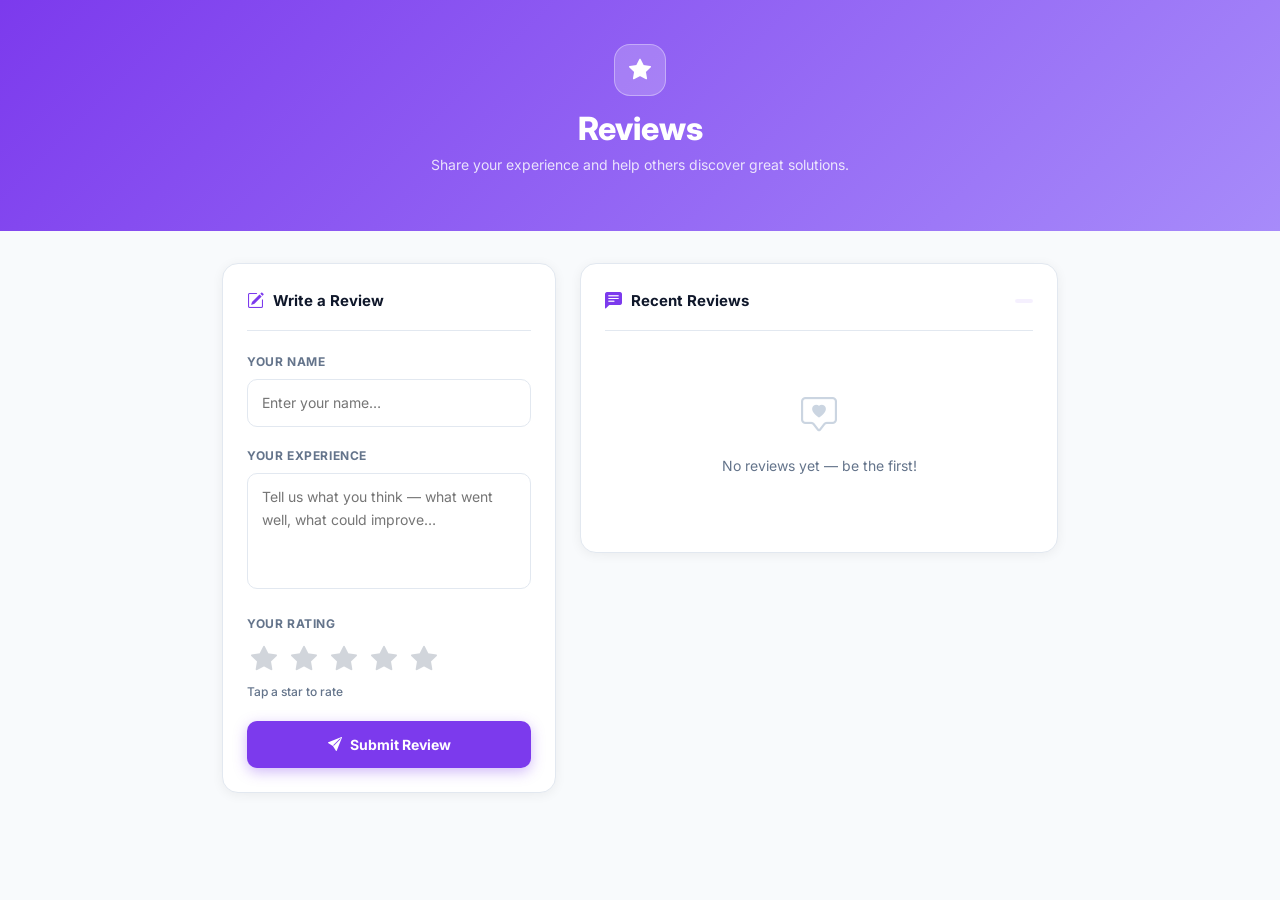
<file: pages/review.html>
<!DOCTYPE html>
<html lang="en">
<head>
  <meta charset="UTF-8">
  <meta name="viewport" content="width=device-width, initial-scale=1.0">
  <title>Reviews — 360 Solution Provider</title>
  <link rel="preconnect" href="https://fonts.googleapis.com">
  <link href="https://fonts.googleapis.com/css2?family=Inter:wght@400;500;600;700;800&display=swap" rel="stylesheet">
  <link href="https://cdn.jsdelivr.net/npm/bootstrap@5.3.3/dist/css/bootstrap.min.css" rel="stylesheet">
  <link rel="stylesheet" href="https://cdn.jsdelivr.net/npm/bootstrap-icons@1.11.3/font/bootstrap-icons.min.css">
  <link rel="stylesheet" href="../assest/css/review.css">
</head>
<body>

  <!-- Page header -->
  <div class="page-header">
    <div class="page-header-icon"><i class="bi bi-star-fill"></i></div>
    <h1>Reviews</h1>
    <p>Share your experience and help others discover great solutions.</p>
  </div>

  <div class="container" style="max-width:860px">
    <div class="row g-4 align-items-start">

      <!-- ── Submit form ─────────────────────────────────────── -->
      <div class="col-lg-5">
        <div class="card-panel">
          <div class="card-panel-header">
            <i class="bi bi-pencil-square"></i>
            <span>Write a Review</span>
          </div>

          <div class="field-group">
            <label class="field-label" for="nameInput">Your Name</label>
            <input type="text" class="field-input" id="nameInput"
                   placeholder="Enter your name…">
          </div>

          <div class="field-group">
            <label class="field-label" for="commentInput">Your Experience</label>
            <textarea class="field-input" id="commentInput" rows="4"
                      placeholder="Tell us what you think — what went well, what could improve…"></textarea>
          </div>

          <div class="field-group">
            <label class="field-label">Your Rating</label>
            <div class="star-row" id="starRow">
              <button type="button" class="star-btn" data-val="1" onclick="selectStar(1)"><i class="bi bi-star-fill"></i></button>
              <button type="button" class="star-btn" data-val="2" onclick="selectStar(2)"><i class="bi bi-star-fill"></i></button>
              <button type="button" class="star-btn" data-val="3" onclick="selectStar(3)"><i class="bi bi-star-fill"></i></button>
              <button type="button" class="star-btn" data-val="4" onclick="selectStar(4)"><i class="bi bi-star-fill"></i></button>
              <button type="button" class="star-btn" data-val="5" onclick="selectStar(5)"><i class="bi bi-star-fill"></i></button>
            </div>
            <div class="rating-hint" id="ratingHint">Tap a star to rate</div>
          </div>

          <button class="btn-submit" id="submitBtn" onclick="submitReview()">
            <i class="bi bi-send-fill"></i> Submit Review
          </button>
        </div>
      </div>

      <!-- ── Review list ─────────────────────────────────────── -->
      <div class="col-lg-7">
        <div class="card-panel">
          <div class="card-panel-header">
            <i class="bi bi-chat-left-text-fill"></i>
            <span>Recent Reviews</span>
            <span class="review-count" id="reviewCount"></span>
          </div>
          <div id="reviewList"></div>
        </div>
      </div>

    </div>
  </div>

  <div id="toast-container"></div>

  <script src="https://cdn.jsdelivr.net/npm/bootstrap@5.3.3/dist/js/bootstrap.bundle.min.js"></script>
  <script>
    // ── PASTE YOUR GOOGLE APPS SCRIPT URL HERE ──────────────────
    const SHEET_URL = 'https://script.google.com/macros/s/AKfycby4VXJoZPLL8o6bn9Nz5v1U_bQyj3KX0xZTjSME77oHRmdTMdGo8GIbAmSQ0Iz7irBXzQ/exec';
    // ────────────────────────────────────────────────────────────

    const LABELS = ['','Terrible','Poor','Okay','Good','Excellent'];
    let selectedRating = 0;

    function selectStar(val) {
      selectedRating = val;
      document.querySelectorAll('.star-btn').forEach(btn => {
        btn.classList.toggle('active', +btn.dataset.val <= val);
      });
      document.getElementById('ratingHint').textContent = LABELS[val] + ' — ' + val + '/5';
      document.getElementById('ratingHint').className = 'rating-hint selected';
    }

    // Hover preview
    document.querySelectorAll('.star-btn').forEach(btn => {
      btn.addEventListener('mouseenter', () => {
        const v = +btn.dataset.val;
        document.querySelectorAll('.star-btn').forEach(b => {
          b.classList.toggle('hover', +b.dataset.val <= v);
        });
        document.getElementById('ratingHint').textContent = LABELS[v];
      });
      btn.addEventListener('mouseleave', () => {
        document.querySelectorAll('.star-btn').forEach(b => b.classList.remove('hover'));
        document.getElementById('ratingHint').textContent =
          selectedRating ? LABELS[selectedRating] + ' — ' + selectedRating + '/5' : 'Tap a star to rate';
      });
    });

    // ── Fetch reviews from Google Sheet ───────────────────────
    async function loadReviews() {
      const list = document.getElementById('reviewList');
      list.innerHTML = `<div class="no-reviews"><span class="spinner" style="border-top-color:var(--primary);border-color:var(--border)"></span></div>`;
      try {
        const res  = await fetch(SHEET_URL + '?action=get');
        const data = await res.json();
        renderReviews(data.reviews || []);
      } catch (err) {
        console.warn('Failed to load reviews:', err);
        renderReviews([]);
      }
    }

    async function submitReview() {
      const nameEl    = document.getElementById('nameInput');
      const commentEl = document.getElementById('commentInput');
      const name      = nameEl.value.trim();
      const comment   = commentEl.value.trim();

      nameEl.classList.remove('error');
      commentEl.classList.remove('error');

      if (!name) {
        nameEl.classList.add('error');
        showToast('Please enter your name.', 'error');
        nameEl.focus();
        return;
      }
      if (!comment) {
        commentEl.classList.add('error');
        showToast('Please write a comment.', 'error');
        commentEl.focus();
        return;
      }
      if (!selectedRating) {
        showToast('Please select a star rating.', 'error');
        return;
      }

      const date    = new Date().toLocaleDateString('en-IN', { day:'numeric', month:'short', year:'numeric' });
      const payload = { name, comment, rating: selectedRating, date };

      const btn = document.getElementById('submitBtn');
      btn.disabled = true;
      btn.innerHTML = '<span class="spinner"></span> Submitting…';

      try {
        await fetch(SHEET_URL, {
          method: 'POST',
          mode: 'no-cors',
          headers: { 'Content-Type': 'application/json' },
          body: JSON.stringify(payload)
        });
      } catch (err) {
        console.warn('Sheet submit error:', err);
      }

      // Reset form
      nameEl.value = '';
      commentEl.value = '';
      selectedRating = 0;
      document.querySelectorAll('.star-btn').forEach(b => b.classList.remove('active'));
      document.getElementById('ratingHint').textContent = 'Tap a star to rate';
      document.getElementById('ratingHint').className = 'rating-hint';
      btn.disabled = false;
      btn.innerHTML = '<i class="bi bi-send-fill"></i> Submit Review';

      showToast('Thank you! Your review has been published.', 'success');

      // Reload from sheet after short delay (sheet needs a moment to persist)
      setTimeout(loadReviews, 1200);
    }

    function timeAgo(raw) {
      // raw can be ISO string, locale string, or a date string
      const d = new Date(raw);
      if (isNaN(d)) return raw; // fallback if unparseable
      const secs = Math.floor((Date.now() - d.getTime()) / 1000);
      if (secs < 60)          return 'Just now';
      if (secs < 3600)        return Math.floor(secs / 60) + ' min ago';
      if (secs < 86400)       return Math.floor(secs / 3600) + ' hr ago';
      if (secs < 86400 * 7)   return Math.floor(secs / 86400) + ' days ago';
      if (secs < 86400 * 30)  return Math.floor(secs / 86400 / 7) + ' weeks ago';
      if (secs < 86400 * 365) return Math.floor(secs / 86400 / 30) + ' months ago';
      return Math.floor(secs / 86400 / 365) + ' years ago';
    }

    function renderReviews(reviews) {
      const list    = document.getElementById('reviewList');
      const countEl = document.getElementById('reviewCount');
      countEl.textContent = reviews.length ? reviews.length : '';

      if (!reviews.length) {
        list.innerHTML = `<div class="no-reviews">
          <i class="bi bi-chat-square-heart"></i>
          <p>No reviews yet — be the first!</p>
        </div>`;
        return;
      }

      list.innerHTML = reviews.map(r => {
        // handles: 5, "5", "5/5", null, etc.
        const rating  = Math.min(5, Math.max(0, Math.round(parseFloat(String(r.rating))) || 0));
        const stars   = '★'.repeat(rating) + '☆'.repeat(5 - rating);
        const name    = r.name || r.user || 'Anonymous';
        const initial = esc(name).charAt(0).toUpperCase();
        const when    = timeAgo(r.timestamp || r.date);
        return `<div class="review-item">
          <div class="review-top">
            <div class="reviewer-avatar">${initial}</div>
            <div class="reviewer-info">
              <div class="reviewer-name">${esc(name)}</div>
              <div class="reviewer-date">${when}</div>
            </div>
            <div class="review-stars">${stars}</div>
          </div>
          <p class="review-comment">${esc(r.comment)}</p>
        </div>`;
      }).join('');
    }

    function esc(s) {
      return String(s).replace(/&/g,'&amp;').replace(/</g,'&lt;').replace(/>/g,'&gt;');
    }

    function showToast(msg, type) {
      const c = document.getElementById('toast-container');
      const icons = { success:'bi-check-circle-fill', error:'bi-x-circle-fill' };
      const t = document.createElement('div');
      t.className = `app-toast ${type}`;
      t.innerHTML = `<i class="bi ${icons[type]} toast-icon"></i><span>${msg}</span>`;
      c.appendChild(t);
      requestAnimationFrame(() => requestAnimationFrame(() => t.classList.add('show')));
      setTimeout(() => { t.classList.remove('show'); setTimeout(() => t.remove(), 420); }, 3400);
    }

    loadReviews();
  </script>
</body>
</html>
</file>
<file: assest/css/index.css>
/* ============================================================
   360 Solution Provider — Shell Styles (index.css)
   Covers: topbar, sidebar, main content frame, toasts
   ============================================================ */

@import url('https://fonts.googleapis.com/css2?family=Inter:wght@400;500;600;700;800&display=swap');

/* ── Variables ─────────────────────────────────────────────── */
:root {
  --primary:       #7c3aed;
  --primary-dark:  #6d28d9;
  --primary-light: rgba(124,58,237,.09);
  --topbar-h:      64px;
  --sidebar-w:     256px;
  --bg:            #f8fafc;
  --sidebar-bg:    #ffffff;
  --topbar-bg:     #ffffff;
  --text-1:        #0f172a;
  --text-2:        #64748b;
  --border:        #e2e8f0;
  --shadow-sm:     0 1px 3px rgba(0,0,0,.08), 0 1px 2px rgba(0,0,0,.04);
  --radius:        10px;
  --font:          'Inter', system-ui, sans-serif;
  --transition:    0.28s cubic-bezier(.4,0,.2,1);
}

/* ── Reset ─────────────────────────────────────────────────── */
*, *::before, *::after { box-sizing: border-box; margin: 0; padding: 0; }
html, body { height: 100%; font-family: var(--font); background: var(--bg); }

/* ── Topbar ─────────────────────────────────────────────────── */
.topbar {
  position: sticky; top: 0; left: 0; right: 0;
  height: var(--topbar-h);
  background: var(--topbar-bg);
  border-bottom: 1px solid var(--border);
  display: flex; align-items: center;
  padding: 0 20px;
  z-index: 1000;
  box-shadow: var(--shadow-sm);
}
.topbar-left { display: flex; align-items: center; gap: 12px; }

.menu-toggle {
  background: none; border: none; padding: 7px; border-radius: 8px;
  color: var(--text-2); font-size: 22px; cursor: pointer;
  transition: background var(--transition), color var(--transition);
  line-height: 1; display: flex; align-items: center;
}
.menu-toggle:hover { background: var(--primary-light); color: var(--primary); }

.brand { display: flex; align-items: center; gap: 10px; text-decoration: none; }
.brand-logo {
  width: 38px; height: 38px; border-radius: 10px; object-fit: contain;
  box-shadow: 0 2px 8px rgba(124,58,237,.35);
}
.brand-name {
  font-size: 16px; font-weight: 700; color: var(--text-1); white-space: nowrap;
}

/* ── Sidebar ─────────────────────────────────────────────────── */
.sidebar {
  position: fixed;
  top: var(--topbar-h); left: 0;
  width: var(--sidebar-w);
  height: calc(100vh - var(--topbar-h));
  background: var(--sidebar-bg);
  border-right: 1px solid var(--border);
  display: flex; flex-direction: column;
  transform: translateX(-100%);
  transition: transform var(--transition);
  z-index: 900; overflow-y: auto;
}
@media (min-width: 1024px) {
  .sidebar { transform: translateX(0); }
  /* Desktop: hamburger collapses sidebar */
  body.sidebar-collapsed .sidebar { transform: translateX(-100%); }
  body.sidebar-collapsed .main-content { margin-left: 0; }
}
/* Mobile: hamburger opens sidebar */
body.sidebar-open .sidebar { transform: translateX(0); }

.sidebar-nav { flex: 1; padding: 14px 10px; }
.sidebar-nav ul { list-style: none; }
.sidebar-nav li { margin-bottom: 2px; }

.nav-link {
  display: flex; align-items: center; gap: 12px;
  padding: 10px 14px; border-radius: 8px;
  text-decoration: none; color: var(--text-2);
  font-size: 14px; font-weight: 500;
  transition: background var(--transition), color var(--transition);
}
.nav-link i { font-size: 18px; flex-shrink: 0; }
.nav-link:hover { background: var(--primary-light); color: var(--primary); }
.nav-link.active {
  background: var(--primary-light); color: var(--primary); font-weight: 600;
  box-shadow: inset 3px 0 0 var(--primary);
}

.sidebar-footer {
  padding: 14px 16px 18px;
  border-top: 1px solid var(--border);
}
.sidebar-follow {
  font-size: 10px; font-weight: 700; letter-spacing: 1px;
  text-transform: uppercase; color: var(--text-2);
  margin-bottom: 10px;
}
.social-links { display: flex; gap: 8px; margin-bottom: 14px; }
.sf-icon-btn {
  display: flex; align-items: center; justify-content: center;
  width: 34px; height: 34px; border-radius: 9px;
  background: var(--primary-light); color: var(--primary);
  font-size: 15px; text-decoration: none;
  transition: background var(--transition), color var(--transition), transform .15s;
}
.sf-icon-btn:hover {
  background: var(--primary); color: #fff;
  transform: translateY(-2px);
}
.sidebar-version {
  display: flex; align-items: center; gap: 7px;
  font-size: 11px; color: var(--text-2); font-weight: 500;
}
.version-dot {
  display: inline-block; width: 6px; height: 6px;
  border-radius: 50%; background: #4ade80; flex-shrink: 0;
  box-shadow: 0 0 0 2px rgba(74,222,128,.25);
}

/* ── Overlay (mobile) ───────────────────────────────────────── */
.sidebar-overlay {
  display: none; position: fixed; inset: 0;
  background: rgba(0,0,0,.45); z-index: 800;
  backdrop-filter: blur(2px); -webkit-backdrop-filter: blur(2px);
}
body.sidebar-open .sidebar-overlay { display: block; }
@media (min-width: 1024px) {
  body.sidebar-open .sidebar-overlay { display: none; }
}

/* ── Main content ───────────────────────────────────────────── */
.main-content {
  height: calc(100vh - var(--topbar-h));
  transition: margin-left var(--transition);
}
@media (min-width: 1024px) {
  .main-content { margin-left: var(--sidebar-w); }
}

#frame1 {
  width: 100%; height: 100%; border: none;
  opacity: 0; transition: opacity .3s ease;
}
#frame1.loaded { opacity: 1; }

/* ── Toast System ───────────────────────────────────────────── */
#toast-container {
  position: fixed; bottom: 28px; right: 28px;
  z-index: 9999; display: flex; flex-direction: column; gap: 10px;
  pointer-events: none;
}
.app-toast {
  display: flex; align-items: center; gap: 12px;
  background: #1e2430; color: #f0f0f0;
  padding: 13px 18px; border-radius: 12px;
  box-shadow: 0 8px 32px rgba(0,0,0,.4);
  min-width: 260px; max-width: 360px;
  opacity: 0; transform: translateX(60px);
  transition: all .35s cubic-bezier(.21,1.02,.73,1);
  pointer-events: auto; border-left: 4px solid transparent;
  font-size: 14px; font-weight: 500;
}
.app-toast.show { opacity: 1; transform: translateX(0); }
.app-toast.success { border-left-color: #4ade80; }
.app-toast.error   { border-left-color: #f87171; }
.app-toast.info    { border-left-color: #60a5fa; }
.app-toast.warning { border-left-color: #fbbf24; }
.toast-icon { font-size: 16px; flex-shrink: 0; }
.app-toast.success .toast-icon { color: #4ade80; }
.app-toast.error   .toast-icon { color: #f87171; }
.app-toast.info    .toast-icon { color: #60a5fa; }
.app-toast.warning .toast-icon { color: #fbbf24; }

/* ── Responsive ────────────────────────────────────────────── */
@media (max-width: 480px) {
  .brand-name { display: none; }
  #toast-container { bottom: 16px; right: 12px; left: 12px; }
  .app-toast { min-width: 0; max-width: 100%; }
}
</file>
<file: assest/css/aboutus.css>
:root {
  --primary:      #7c3aed;
  --primary-dark: #6d28d9;
  --primary-tint: rgba(124,58,237,.08);
  --bg:           #f8fafc;
  --card:         #ffffff;
  --text-1:       #0f172a;
  --text-2:       #64748b;
  --border:       #e2e8f0;
  --radius:       14px;
  --font:         'Inter', system-ui, sans-serif;
}
*, *::before, *::after { box-sizing: border-box; margin: 0; padding: 0; }
body { font-family: var(--font); background: var(--bg); color: var(--text-1); padding-bottom: 50px; }

/* ── Page header ──────────────────────────────────── */
.page-header {
  background: linear-gradient(135deg, #7c3aed 0%, #a78bfa 100%);
  padding: 50px 20px 44px; text-align: center; color: #fff;
}
.page-header h1 { font-size: clamp(24px, 4vw, 38px); font-weight: 800; margin-bottom: 10px; }
.page-header p  { opacity: .85; font-size: 15px; max-width: 560px; margin: 0 auto; line-height: 1.65; }

/* ── Mission banner ───────────────────────────────── */
.mission-section {
  background: var(--card); border-bottom: 1px solid var(--border); padding: 36px 24px;
  text-align: center;
}
.mission-section h2 { font-size: 20px; font-weight: 700; margin-bottom: 12px; }
.mission-section p  { font-size: 15px; color: var(--text-2); max-width: 640px; margin: 0 auto; line-height: 1.7; }

/* ── Section title ────────────────────────────────── */
.section-header { text-align: center; padding: 40px 0 28px; }
.section-header h2 { font-size: clamp(20px, 3vw, 28px); font-weight: 800; margin-bottom: 8px; }
.section-header p  { font-size: 14px; color: var(--text-2); }

/* ── Team cards ───────────────────────────────────── */
.team-card {
  background: var(--card); border: 1px solid var(--border);
  border-radius: var(--radius); overflow: hidden;
  box-shadow: 0 2px 8px rgba(0,0,0,.06);
  transition: transform .25s, box-shadow .25s;
  height: 100%; text-align: center;
}
.team-card:hover { transform: translateY(-5px); box-shadow: 0 14px 40px rgba(0,0,0,.1); }

.team-card-img-wrap {
  background: linear-gradient(135deg, #ede9fe 0%, #faf5ff 100%);
  padding: 32px 20px 24px;
  overflow: hidden;
}
.team-card-img {
  width: 140px; height: 140px; border-radius: 50%;
  object-fit: cover; object-position: top center;
  display: block; margin: 0 auto;
  border: 4px solid var(--primary);
  box-shadow: 0 6px 24px rgba(124,58,237,.32);
  transition: transform .35s cubic-bezier(.34,1.56,.64,1), box-shadow .35s ease;
}
.team-card:hover .team-card-img {
  transform: scale(1.18);
  box-shadow: 0 12px 40px rgba(124,58,237,.45);
}
.team-card-body { padding: 16px 20px 22px; }
.team-name { font-size: 16px; font-weight: 700; margin-bottom: 4px; }

.team-role {
  display: inline-block; background: var(--primary-tint); color: var(--primary);
  font-size: 11px; font-weight: 700; letter-spacing: .5px;
  text-transform: uppercase; padding: 3px 10px; border-radius: 20px; margin-bottom: 12px;
}
.team-bio { font-size: 13px; color: var(--text-2); line-height: 1.65; }

/* ── Founder highlight ────────────────────────────── */
.founder-section { padding: 0 20px 32px; }
.founder-card {
  background: linear-gradient(135deg, #ede9fe 0%, #faf5ff 100%);
  border: 1px solid rgba(124,58,237,.2); border-radius: 20px; padding: 36px 32px;
  display: flex; align-items: center; gap: 28px;
  box-shadow: 0 4px 20px rgba(124,58,237,.12);
}
.founder-img {
  width: 140px; height: 140px; border-radius: 50%; object-fit: cover; object-position: top;
  border: 4px solid var(--primary); box-shadow: 0 6px 24px rgba(124,58,237,.3); flex-shrink: 0;
}
.founder-info h2 { font-size: 22px; font-weight: 800; margin-bottom: 4px; }
.founder-badge {
  display: inline-block; background: var(--primary); color: #fff;
  font-size: 11px; font-weight: 700; padding: 3px 12px; border-radius: 20px; margin-bottom: 12px;
}
.founder-info p { font-size: 14px; color: var(--text-2); line-height: 1.7; }

@media (max-width: 600px) {
  .founder-card { flex-direction: column; text-align: center; }
}
</file>
<file: assest/css/category.css>
:root {
  --primary:      #7c3aed;
  --primary-dark: #6d28d9;
  --primary-tint: rgba(124,58,237,.08);
  --bg:           #f8fafc;
  --card:         #ffffff;
  --text-1:       #0f172a;
  --text-2:       #64748b;
  --border:       #e2e8f0;
  --radius:       14px;
  --font:         'Inter', system-ui, sans-serif;
}
*, *::before, *::after { box-sizing: border-box; margin: 0; padding: 0; }
body { font-family: var(--font); background: var(--bg); color: var(--text-1); padding-bottom: 40px; }

/* ── Page header ──────────────────────────────────── */
.page-header {
  background: linear-gradient(135deg, #7c3aed 0%, #a78bfa 100%);
  padding: 40px 24px 36px; color: #fff; text-align: center;
}
.page-header h1 { font-size: clamp(22px, 4vw, 32px); font-weight: 800; margin-bottom: 8px; }
.page-header p  { opacity: .85; font-size: 15px; }

/* ── Category section ─────────────────────────────── */
.cat-section { padding: 36px 24px; }

.cat-card {
  background: var(--card); border: 1px solid var(--border);
  border-radius: var(--radius); overflow: hidden;
  box-shadow: 0 2px 8px rgba(0,0,0,.06); margin-bottom: 24px;
}
.cat-card-header {
  display: flex; align-items: center; gap: 16px;
  padding: 20px 22px;
  border-bottom: 1px solid var(--border);
}
.cat-icon {
  width: 52px; height: 52px; border-radius: 14px; object-fit: contain;
  background: var(--primary-tint); padding: 6px; flex-shrink: 0;
}
.cat-title { font-size: 18px; font-weight: 700; color: var(--text-1); }
.cat-desc  { font-size: 13px; color: var(--text-2); margin-top: 2px; }

.cat-body { padding: 20px 22px; }

/* Service pills */
.services-grid { display: flex; flex-wrap: wrap; gap: 10px; }
.service-pill {
  display: inline-flex; align-items: center; gap: 7px;
  padding: 9px 18px; background: var(--bg);
  border: 1.5px solid var(--border); border-radius: 30px;
  font-size: 13px; font-weight: 600; color: var(--text-2);
  cursor: pointer; transition: all .2s;
  text-decoration: none;
}
.service-pill:hover, .service-pill:focus {
  background: var(--primary); border-color: var(--primary);
  color: #fff; transform: translateY(-1px);
  box-shadow: 0 4px 14px rgba(124,58,237,.3);
}
.service-pill i { font-size: 14px; }

/* ── Query Modal ──────────────────────────────────── */
.query-modal .modal-content {
  border-radius: 18px; border: none;
  box-shadow: 0 25px 60px rgba(0,0,0,.2);
}
.query-modal .modal-header {
  background: linear-gradient(135deg, #7c3aed, #a78bfa);
  border-radius: 18px 18px 0 0; padding: 20px 24px; border: none;
}
.query-modal .modal-title { color: #fff; font-weight: 700; font-size: 17px; }
.query-modal .modal-subtitle { color: rgba(255,255,255,.75); font-size: 13px; margin-top: 2px; }
.query-modal .btn-close { filter: invert(1); opacity: .8; }
.query-modal .modal-body { padding: 24px; }
.query-modal .modal-footer { padding: 16px 24px; border-top: 1px solid var(--border); }

.query-modal .form-label { font-size: 12px; font-weight: 700; color: var(--text-2); letter-spacing: .5px; text-transform: uppercase; margin-bottom: 7px; }
.query-modal .form-control {
  border: 1.5px solid var(--border); border-radius: 10px;
  padding: 11px 14px; font-size: 14px; font-family: var(--font);
  transition: border-color .2s, box-shadow .2s;
}
.query-modal .form-control:focus {
  border-color: var(--primary);
  box-shadow: 0 0 0 3px rgba(124,58,237,.15); outline: none;
}
.query-modal .form-control.is-invalid { border-color: #f87171; }

.query-spinner {
  display: inline-block; width: 14px; height: 14px;
  border: 2px solid rgba(255,255,255,.35);
  border-top-color: #fff; border-radius: 50%;
  animation: qspin .65s linear infinite;
}
@keyframes qspin { to { transform: rotate(360deg); } }
.btn-modal-submit:disabled { opacity: .7; cursor: not-allowed; }

.btn-modal-cancel,
.btn-modal-submit {
  height: 44px; padding: 0 22px; border-radius: 10px;
  font-size: 14px; font-weight: 600; font-family: var(--font);
  cursor: pointer; display: inline-flex; align-items: center; gap: 8px;
  transition: background .2s, border-color .2s, transform .1s, box-shadow .2s;
}
.btn-modal-cancel {
  background: transparent; color: var(--text-2);
  border: 1.5px solid var(--border);
}
.btn-modal-cancel:hover {
  background: var(--bg); border-color: #94a3b8; color: var(--text-1);
}
.btn-modal-submit {
  background: var(--primary); color: #fff; border: none;
  box-shadow: 0 4px 14px rgba(124,58,237,.35);
}
.btn-modal-submit:hover {
  background: var(--primary-dark); transform: translateY(-1px);
  box-shadow: 0 6px 20px rgba(124,58,237,.45);
}
.btn-modal-submit:active { transform: translateY(0); }

/* ── Toast ────────────────────────────────────────── */
#toast-container {
  position: fixed; bottom: 26px; right: 26px; z-index: 9999;
  display: flex; flex-direction: column; gap: 10px; pointer-events: none;
}
.app-toast {
  display: flex; align-items: center; gap: 10px; background: #1e2430; color: #f0f0f0;
  padding: 13px 17px; border-radius: 12px;
  box-shadow: 0 8px 30px rgba(0,0,0,.35); min-width: 240px; max-width: 340px;
  opacity: 0; transform: translateX(50px); border-left: 4px solid transparent;
  transition: all .35s cubic-bezier(.21,1.02,.73,1); pointer-events: auto; font-size: 14px;
}
.app-toast.show    { opacity: 1; transform: translateX(0); }
.app-toast.success { border-left-color: #4ade80; }
.app-toast.error   { border-left-color: #f87171; }
.toast-icon { font-size: 15px; flex-shrink: 0; }
.app-toast.success .toast-icon { color: #4ade80; }
.app-toast.error   .toast-icon { color: #f87171; }
</file>
<file: assest/css/help.css>
:root {
  --primary:      #7c3aed;
  --primary-dark: #6d28d9;
  --primary-tint: rgba(124,58,237,.08);
  --bg:           #f8fafc;
  --card:         #ffffff;
  --text-1:       #0f172a;
  --text-2:       #64748b;
  --border:       #e2e8f0;
  --radius:       14px;
  --font:         'Inter', system-ui, sans-serif;
}
*, *::before, *::after { box-sizing: border-box; margin: 0; padding: 0; }
body { font-family: var(--font); background: var(--bg); color: var(--text-1); padding-bottom: 50px; }

/* ── Banner ───────────────────────────────────────── */
.help-banner {
  background: linear-gradient(135deg, #1e293b 0%, #334155 100%);
  padding: 52px 20px; text-align: center; color: #fff;
}
.help-banner h1 { font-size: clamp(22px, 4vw, 34px); font-weight: 800; margin-bottom: 10px; }
.help-banner p  { color: rgba(255,255,255,.75); font-size: 15px; margin-bottom: 28px; }

.search-wrap {
  display: flex; max-width: 520px; margin: 0 auto;
  border-radius: 12px; overflow: hidden;
  box-shadow: 0 8px 32px rgba(0,0,0,.3);
}
.search-wrap input {
  flex: 1; padding: 15px 20px; border: none; outline: none;
  font-size: 15px; font-family: var(--font); color: var(--text-1);
}
.search-wrap button {
  padding: 15px 24px; background: var(--primary); color: #fff;
  border: none; font-size: 14px; font-weight: 600; cursor: pointer;
  font-family: var(--font); transition: background .2s; white-space: nowrap;
  display: flex; align-items: center; gap: 7px;
}
.search-wrap button:hover { background: var(--primary-dark); }

/* ── Support cards ────────────────────────────────── */
.support-section { padding: 36px 20px; max-width: 700px; margin: 0 auto; }
.support-card {
  background: var(--card); border: 1px solid var(--border);
  border-radius: var(--radius); padding: 24px 18px; text-align: center;
  box-shadow: 0 2px 8px rgba(0,0,0,.06);
  transition: transform .2s, box-shadow .2s;
  height: 100%;
}
.support-card:hover { transform: translateY(-4px); box-shadow: 0 10px 28px rgba(0,0,0,.1); }
.support-icon {
  width: 52px; height: 52px; border-radius: 14px;
  display: flex; align-items: center; justify-content: center;
  font-size: 24px; margin: 0 auto 12px;
}
.icon-info    { background: #dcfce7; color: #16a34a; }
.icon-faq     { background: #dbeafe; color: #2563eb; }
.icon-contact { background: #ffedd5; color: #ea580c; }
.support-card h3 { font-size: 14px; font-weight: 700; margin-bottom: 4px; }
.support-card p  { font-size: 12px; color: var(--text-2); }

/* ── FAQ section ──────────────────────────────────── */
.faq-section { max-width: 700px; margin: 0 auto; padding: 0 20px 40px; }
.faq-title { font-size: 20px; font-weight: 800; margin-bottom: 18px; }

#no-results {
  display: none; text-align: center; color: var(--text-2);
  padding: 32px 0; font-size: 14px;
}
#no-results i { font-size: 36px; display: block; margin-bottom: 10px; color: #cbd5e1; }

/* Bootstrap accordion overrides */
.accordion-item {
  border: 1px solid var(--border) !important; border-radius: var(--radius) !important;
  margin-bottom: 8px; overflow: hidden; box-shadow: 0 1px 4px rgba(0,0,0,.05);
}
.accordion-button {
  font-size: 14px !important; font-weight: 600 !important; color: var(--text-1) !important;
  background: var(--card) !important; padding: 17px 20px !important;
  font-family: var(--font) !important;
}
.accordion-button:not(.collapsed) {
  color: var(--primary) !important; background: var(--primary-tint) !important;
  box-shadow: none !important;
}
.accordion-button::after {
  filter: none !important;
  background-image: url("data:image/svg+xml,%3Csvg xmlns='http://www.w3.org/2000/svg' viewBox='0 0 16 16' fill='%237c3aed'%3E%3Cpath fill-rule='evenodd' d='M1.646 4.646a.5.5 0 0 1 .708 0L8 10.293l5.646-5.647a.5.5 0 0 1 .708.708l-6 6a.5.5 0 0 1-.708 0l-6-6a.5.5 0 0 1 0-.708z'/%3E%3C/svg%3E") !important;
}
.accordion-body { font-size: 14px; color: var(--text-2); line-height: 1.7; padding: 16px 20px !important; }
</file>
<file: assest/css/home.css>
/* ── Shared vars ─────────────────────────────────── */
:root {
  --primary:      #7c3aed;
  --primary-dark: #6d28d9;
  --primary-tint: rgba(124,58,237,.08);
  --bg:           #f8fafc;
  --card:         #ffffff;
  --text-1:       #0f172a;
  --text-2:       #64748b;
  --border:       #e2e8f0;
  --radius:       14px;
  --shadow:       0 2px 8px rgba(0,0,0,.07);
  --font:         'Inter', system-ui, sans-serif;
}
*, *::before, *::after { box-sizing: border-box; margin: 0; padding: 0; }
body { font-family: var(--font); background: var(--bg); color: var(--text-1); }

/* ── Hero ─────────────────────────────────────────── */
.hero-section {
  background: linear-gradient(135deg, #7c3aed 0%, #a78bfa 50%, #e879f9 100%);
  padding: 70px 0 60px;
  color: #fff;
}
.badge-pill {
  display: inline-flex; align-items: center; gap: 6px;
  background: rgba(255,255,255,.18); border: 1px solid rgba(255,255,255,.3);
  color: #fff; padding: 5px 14px; border-radius: 20px;
  font-size: 12px; font-weight: 600; letter-spacing: .4px; margin-bottom: 20px;
}
.hero-title {
  font-size: clamp(28px, 5vw, 48px); font-weight: 800;
  line-height: 1.15; margin-bottom: 18px;
}
.gradient-text {
  background: linear-gradient(90deg, #fde68a, #fbbf24);
  -webkit-background-clip: text; -webkit-text-fill-color: transparent; background-clip: text;
}
.hero-subtitle {
  font-size: 16px; opacity: .85; max-width: 500px; line-height: 1.65; margin-bottom: 32px;
}
.hero-actions { display: flex; flex-wrap: wrap; gap: 14px; }

.btn-hero-primary {
  display: inline-flex; align-items: center; gap: 8px;
  padding: 13px 28px; background: #fff; color: var(--primary);
  border-radius: 10px; font-weight: 700; font-size: 15px; text-decoration: none;
  transition: box-shadow .2s, transform .1s;
  box-shadow: 0 4px 15px rgba(0,0,0,.15);
}
.btn-hero-primary:hover { box-shadow: 0 6px 24px rgba(0,0,0,.2); transform: translateY(-2px); color: var(--primary-dark); }

.btn-hero-ghost {
  display: inline-flex; align-items: center; gap: 8px;
  padding: 13px 28px; background: rgba(255,255,255,.15);
  border: 1.5px solid rgba(255,255,255,.4); color: #fff;
  border-radius: 10px; font-weight: 600; font-size: 15px; text-decoration: none;
  transition: background .2s;
}
.btn-hero-ghost:hover { background: rgba(255,255,255,.25); color: #fff; }

.hero-visual {
  background: rgba(255,255,255,.15);
  border: 1px solid rgba(255,255,255,.3);
  border-radius: 20px; padding: 30px 24px; text-align: center;
  backdrop-filter: blur(10px);
}
.hero-hindi {
  font-size: clamp(16px, 2.5vw, 24px); font-weight: 700; color: #fff;
  line-height: 1.5;
}
.hero-en { font-size: 14px; color: rgba(255,255,255,.7); margin-top: 8px; }

/* ── Stats bar ─────────────────────────────────────── */
.stats-section { padding: 40px 0; background: var(--bg); }
.stat-card {
  background: var(--card); border: 1px solid var(--border);
  border-radius: var(--radius); padding: 24px 20px; text-align: center;
  box-shadow: var(--shadow); transition: transform .2s, box-shadow .2s;
}
.stat-card:hover { transform: translateY(-3px); box-shadow: 0 8px 24px rgba(0,0,0,.1); }
.stat-value {
  font-size: clamp(28px, 4vw, 38px); font-weight: 800; color: var(--primary);
  line-height: 1;
}
.stat-value .star { color: #f59e0b; font-size: 0.75em; }
.stat-label { font-size: 13px; color: var(--text-2); margin-top: 6px; font-weight: 500; }

/* ── Services section ──────────────────────────────── */
.services-section { padding: 60px 0; background: #f1f5f9; }
.section-header { text-align: center; margin-bottom: 40px; }
.section-title { font-size: clamp(22px, 3.5vw, 32px); font-weight: 800; color: var(--text-1); margin-bottom: 10px; }
.section-sub   { font-size: 15px; color: var(--text-2); }

.service-card {
  background: var(--card); border: 1px solid var(--border);
  border-radius: var(--radius); padding: 28px 24px; height: 100%;
  box-shadow: var(--shadow); transition: transform .2s, box-shadow .2s;
}
.service-card:hover { transform: translateY(-4px); box-shadow: 0 12px 32px rgba(0,0,0,.1); }

.service-icon {
  width: 54px; height: 54px; border-radius: 14px;
  display: flex; align-items: center; justify-content: center;
  font-size: 24px; margin-bottom: 18px;
}
.service-icon.cs   { background: #ede9fe; color: #7c3aed; }
.service-icon.mech { background: #fef3c7; color: #d97706; }
.service-icon.edu  { background: #d1fae5; color: #059669; }

.service-card h3 { font-size: 17px; font-weight: 700; margin-bottom: 10px; color: var(--text-1); }
.service-card p  { font-size: 14px; color: var(--text-2); line-height: 1.65; margin-bottom: 16px; }

.service-tags { display: flex; flex-wrap: wrap; gap: 6px; }
.service-tags span {
  background: var(--primary-tint); color: var(--primary);
  font-size: 11px; font-weight: 600; padding: 4px 10px; border-radius: 20px;
}

/* ── About + Testimonials ──────────────────────────── */
.about-section { padding: 60px 0; background: var(--bg); }

.about-quote {
  background: var(--card); border: 1px solid var(--border);
  border-left: 4px solid var(--primary); border-radius: var(--radius);
  padding: 24px 22px; margin-bottom: 22px;
  box-shadow: var(--shadow);
}
.quote-icon { font-size: 28px; color: var(--primary); margin-bottom: 10px; display: block; }
blockquote { font-size: 16px; color: var(--text-1); line-height: 1.7; font-style: italic; margin: 0; }

.about-text { font-size: 14px; color: var(--text-2); line-height: 1.75; }

.testimonial-card {
  background: var(--card); border: 1px solid var(--border);
  border-radius: var(--radius); padding: 20px 22px; margin-bottom: 14px;
  box-shadow: var(--shadow);
}
.stars    { color: #f59e0b; font-size: 15px; margin-bottom: 8px; }
.testimonial-card p { font-size: 14px; color: var(--text-2); font-style: italic; margin-bottom: 10px; }
.reviewer { font-size: 12px; color: var(--text-2); font-weight: 600; }

/* ── Footer ────────────────────────────────────────── */
.page-footer {
  background: #0f172a;
  border-top: 1px solid rgba(255,255,255,.07);
  overflow: hidden;
}
.footer-inner {
  max-width: 1100px; margin: 0 auto;
  padding: 36px 28px 28px;
  display: flex; align-items: center; justify-content: space-between;
  flex-wrap: wrap; gap: 20px;
}
.footer-brand { display: flex; align-items: center; gap: 10px; }
.footer-logo  { width: 34px; height: 34px; border-radius: 9px; }
.footer-brand-name { font-size: 15px; font-weight: 700; color: #fff; }

.footer-links { display: flex; gap: 24px; flex-wrap: wrap; }
.footer-links a {
  font-size: 13px; color: rgba(255,255,255,.5); text-decoration: none;
  transition: color .2s;
}
.footer-links a:hover { color: #a78bfa; }

.footer-socials { display: flex; gap: 10px; }
.footer-socials a {
  width: 34px; height: 34px; border-radius: 9px;
  background: rgba(255,255,255,.07); border: 1px solid rgba(255,255,255,.1);
  display: flex; align-items: center; justify-content: center;
  color: rgba(255,255,255,.55); font-size: 15px; text-decoration: none;
  transition: background .2s, color .2s, transform .15s;
}
.footer-socials a:hover {
  background: var(--primary); color: #fff;
  border-color: var(--primary); transform: translateY(-2px);
}
.footer-bottom {
  text-align: center; font-size: 12px; color: rgba(255,255,255,.25);
  padding: 14px 20px; border-top: 1px solid rgba(255,255,255,.06);
  margin: 0;
}

@media (max-width: 640px) {
  .footer-inner { flex-direction: column; align-items: flex-start; }
  .footer-links { gap: 16px; }
}
</file>
<file: assest/css/review.css>
:root {
  --primary:      #7c3aed;
  --primary-dark: #6d28d9;
  --primary-tint: rgba(124,58,237,.08);
  --bg:           #f8fafc;
  --card:         #ffffff;
  --text-1:       #0f172a;
  --text-2:       #64748b;
  --border:       #e2e8f0;
  --radius:       16px;
  --font:         'Inter', system-ui, sans-serif;
}
*, *::before, *::after { box-sizing: border-box; margin: 0; padding: 0; }
body { font-family: var(--font); background: var(--bg); color: var(--text-1); padding-bottom: 60px; }

/* ── Page header ──────────────────────────────────── */
.page-header {
  background: linear-gradient(135deg, #7c3aed 0%, #a78bfa 100%);
  padding: 44px 24px 40px; color: #fff; text-align: center; margin-bottom: 32px;
}
.page-header-icon {
  width: 52px; height: 52px; border-radius: 16px;
  background: rgba(255,255,255,.2); border: 1px solid rgba(255,255,255,.35);
  display: inline-flex; align-items: center; justify-content: center;
  font-size: 22px; margin-bottom: 14px;
}
.page-header h1 { font-size: clamp(22px,4vw,32px); font-weight: 800; margin-bottom: 6px; }
.page-header p  { opacity: .82; font-size: 14px; }

/* ── Card panel ───────────────────────────────────── */
.card-panel {
  background: var(--card); border: 1px solid var(--border);
  border-radius: var(--radius); padding: 24px;
  box-shadow: 0 2px 12px rgba(0,0,0,.06);
}
.card-panel-header {
  display: flex; align-items: center; gap: 9px;
  font-size: 15px; font-weight: 700; color: var(--text-1);
  margin-bottom: 22px; padding-bottom: 16px;
  border-bottom: 1px solid var(--border);
}
.card-panel-header i { color: var(--primary); font-size: 17px; }
.review-count {
  margin-left: auto; background: var(--primary-tint); color: var(--primary);
  font-size: 11px; font-weight: 700; padding: 2px 9px; border-radius: 20px;
}

/* ── Form fields ──────────────────────────────────── */
.field-group { margin-bottom: 20px; }
.field-label {
  display: block; font-size: 12px; font-weight: 700;
  color: var(--text-2); letter-spacing: .6px; text-transform: uppercase;
  margin-bottom: 8px;
}
.field-input {
  width: 100%; padding: 12px 14px; border: 1.5px solid var(--border);
  border-radius: 10px; font-size: 14px; font-family: var(--font); color: var(--text-1);
  background: #fff; outline: none; resize: none; line-height: 1.6;
  transition: border-color .2s, box-shadow .2s;
}
.field-input:focus {
  border-color: var(--primary); box-shadow: 0 0 0 3px rgba(124,58,237,.1);
}
.field-input.error { border-color: #f87171; box-shadow: 0 0 0 3px rgba(248,113,113,.12); }

/* ── Star rating ──────────────────────────────────── */
.star-row { display: flex; gap: 6px; }
.star-btn {
  background: none; border: none; padding: 4px; cursor: pointer;
  font-size: 26px; color: #d1d5db; line-height: 1;
  transition: color .15s, transform .15s;
}
.star-btn.active,
.star-btn.hover { color: #f59e0b; }
.star-btn.active { transform: scale(1.1); }
.star-btn:focus { outline: none; }

.rating-hint {
  font-size: 12px; color: var(--text-2); margin-top: 7px; font-weight: 500;
  min-height: 18px; transition: color .2s;
}
.rating-hint.selected { color: #d97706; font-weight: 600; }

/* ── Spinner ──────────────────────────────────────── */
.spinner {
  display: inline-block; width: 15px; height: 15px;
  border: 2px solid rgba(255,255,255,.35);
  border-top-color: #fff; border-radius: 50%;
  animation: spin .65s linear infinite;
}
@keyframes spin { to { transform: rotate(360deg); } }

/* ── Submit button ────────────────────────────────── */
.btn-submit {
  width: 100%; padding: 13px; background: var(--primary); color: #fff; border: none;
  border-radius: 10px; font-size: 14px; font-weight: 700; cursor: pointer;
  font-family: var(--font); transition: background .2s, transform .1s, box-shadow .2s;
  display: flex; align-items: center; justify-content: center; gap: 8px;
  box-shadow: 0 4px 14px rgba(124,58,237,.35);
}
.btn-submit:hover  { background: var(--primary-dark); transform: translateY(-1px); box-shadow: 0 6px 20px rgba(124,58,237,.4); }
.btn-submit:active { transform: translateY(0); }
.btn-submit:disabled { opacity: .7; cursor: not-allowed; transform: none; }

/* ── Review items ─────────────────────────────────── */
.review-item {
  padding: 16px 0; border-bottom: 1px solid var(--border);
}
.review-item:last-child { border-bottom: none; padding-bottom: 0; }
.review-item:first-child { padding-top: 0; }

.review-top {
  display: flex; align-items: center; gap: 10px; margin-bottom: 10px;
}
.reviewer-avatar {
  width: 36px; height: 36px; border-radius: 50%; flex-shrink: 0;
  background: linear-gradient(135deg, var(--primary), #a78bfa);
  color: #fff; font-size: 14px; font-weight: 700;
  display: flex; align-items: center; justify-content: center;
}
.reviewer-info { flex: 1; }
.reviewer-name { font-size: 13px; font-weight: 700; color: var(--text-1); }
.reviewer-date { font-size: 11px; color: var(--text-2); margin-top: 1px; }
.review-stars  { color: #f59e0b; font-size: 13px; letter-spacing: 1px; flex-shrink: 0; }

.review-comment {
  font-size: 13px; color: var(--text-2); line-height: 1.65;
  background: var(--primary-tint); border-radius: 8px; padding: 10px 12px;
}

/* ── Empty state ──────────────────────────────────── */
.no-reviews {
  text-align: center; color: var(--text-2); font-size: 14px; padding: 36px 0;
  display: flex; flex-direction: column; align-items: center; gap: 12px;
}
.no-reviews i { font-size: 36px; color: #cbd5e1; }

/* ── Toast ────────────────────────────────────────── */
#toast-container {
  position: fixed; bottom: 26px; right: 26px; z-index: 9999;
  display: flex; flex-direction: column; gap: 10px; pointer-events: none;
}
.app-toast {
  display: flex; align-items: center; gap: 10px; background: #1e2430; color: #f0f0f0;
  padding: 13px 17px; border-radius: 12px; box-shadow: 0 8px 30px rgba(0,0,0,.35);
  min-width: 240px; opacity: 0; transform: translateX(50px);
  border-left: 4px solid transparent;
  transition: all .35s cubic-bezier(.21,1.02,.73,1); pointer-events: auto; font-size: 14px;
}
.app-toast.show    { opacity: 1; transform: translateX(0); }
.app-toast.success { border-left-color: #4ade80; }
.app-toast.error   { border-left-color: #f87171; }
.toast-icon { font-size: 15px; flex-shrink: 0; }
.app-toast.success .toast-icon { color: #4ade80; }
.app-toast.error   .toast-icon { color: #f87171; }
</file>
